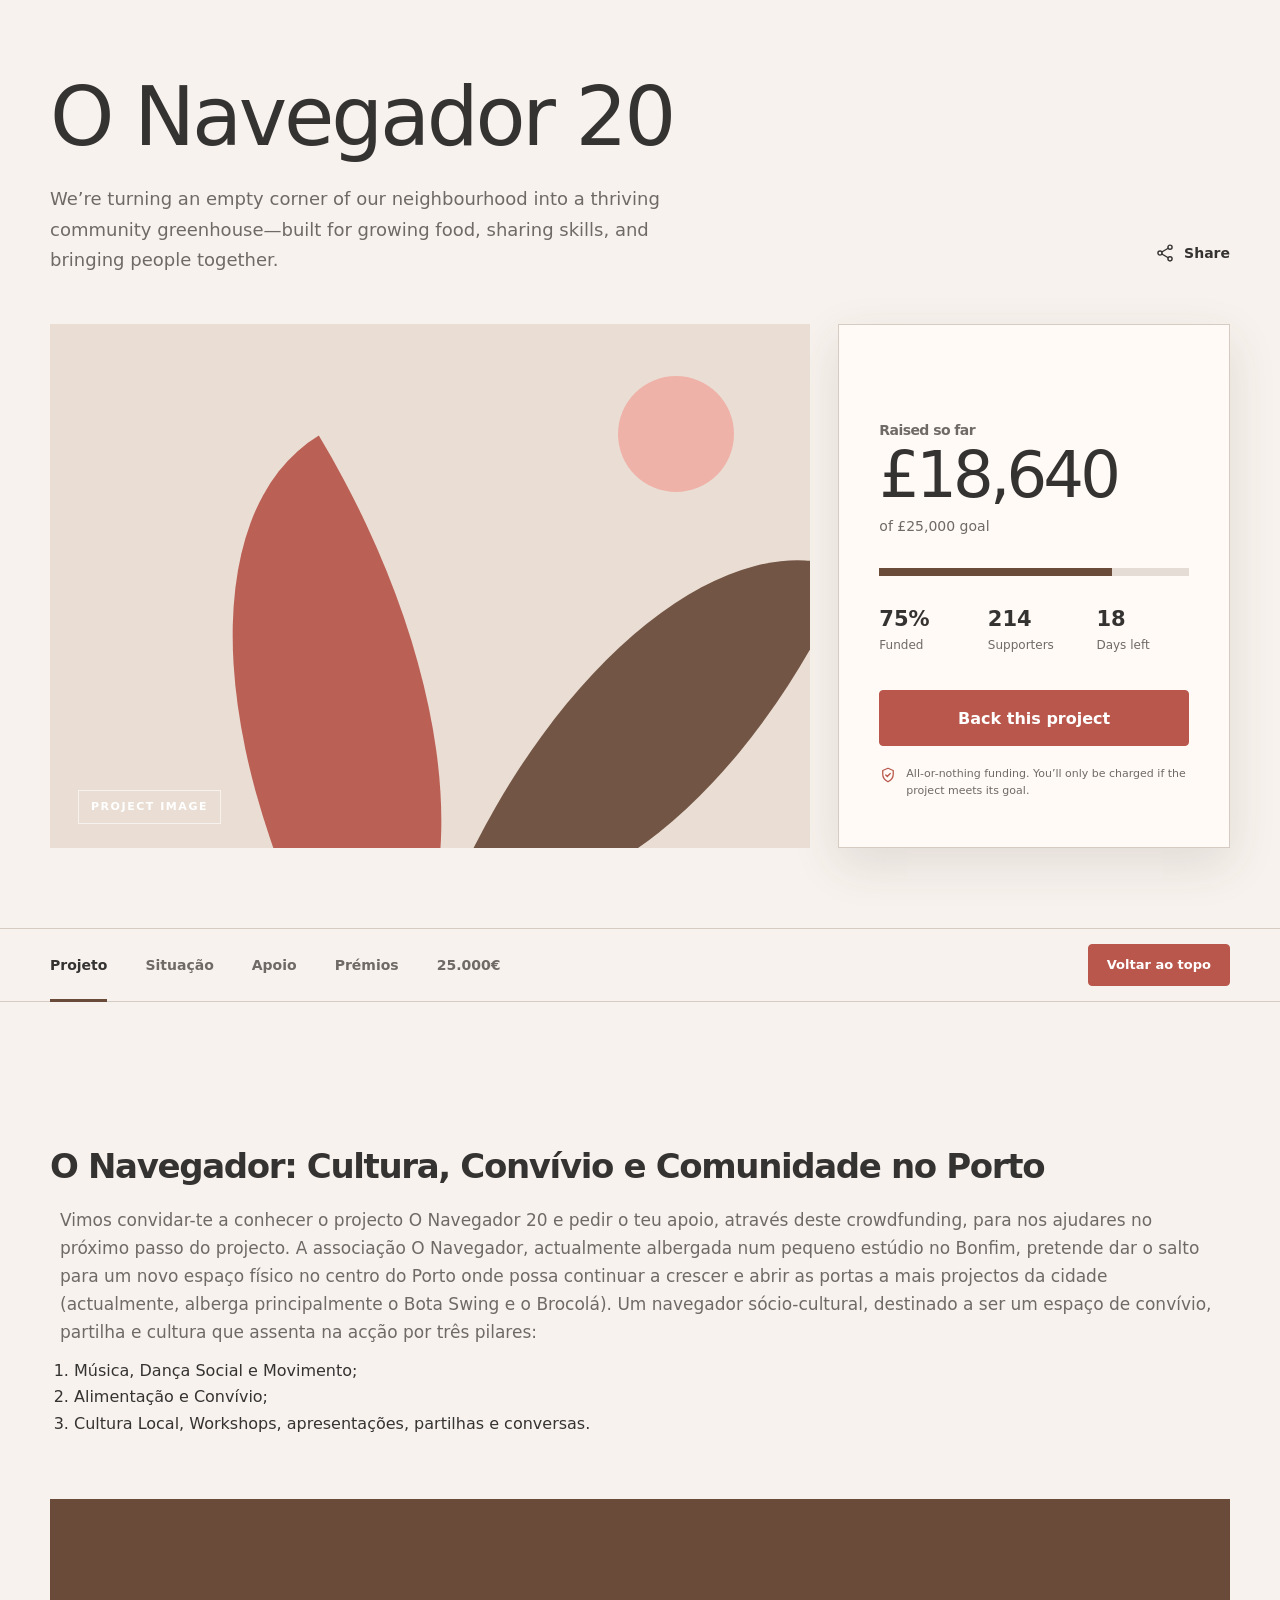
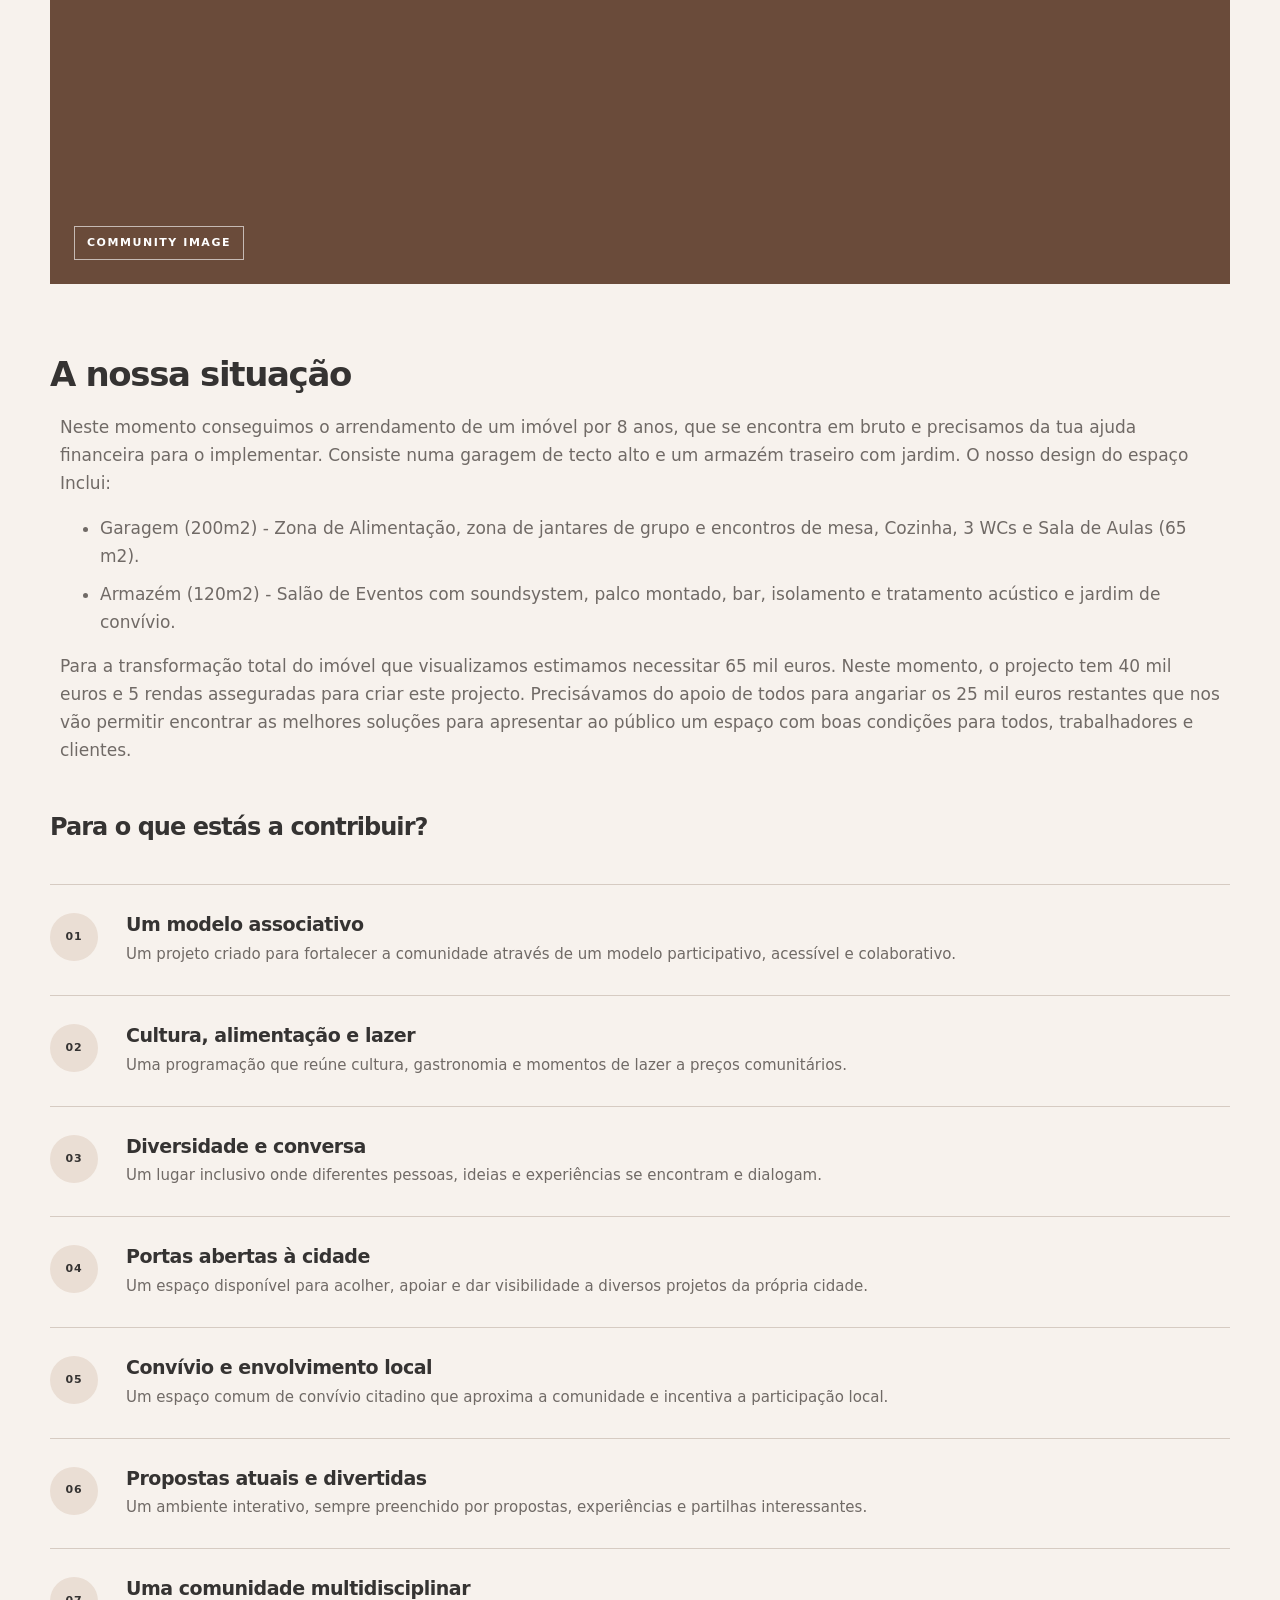
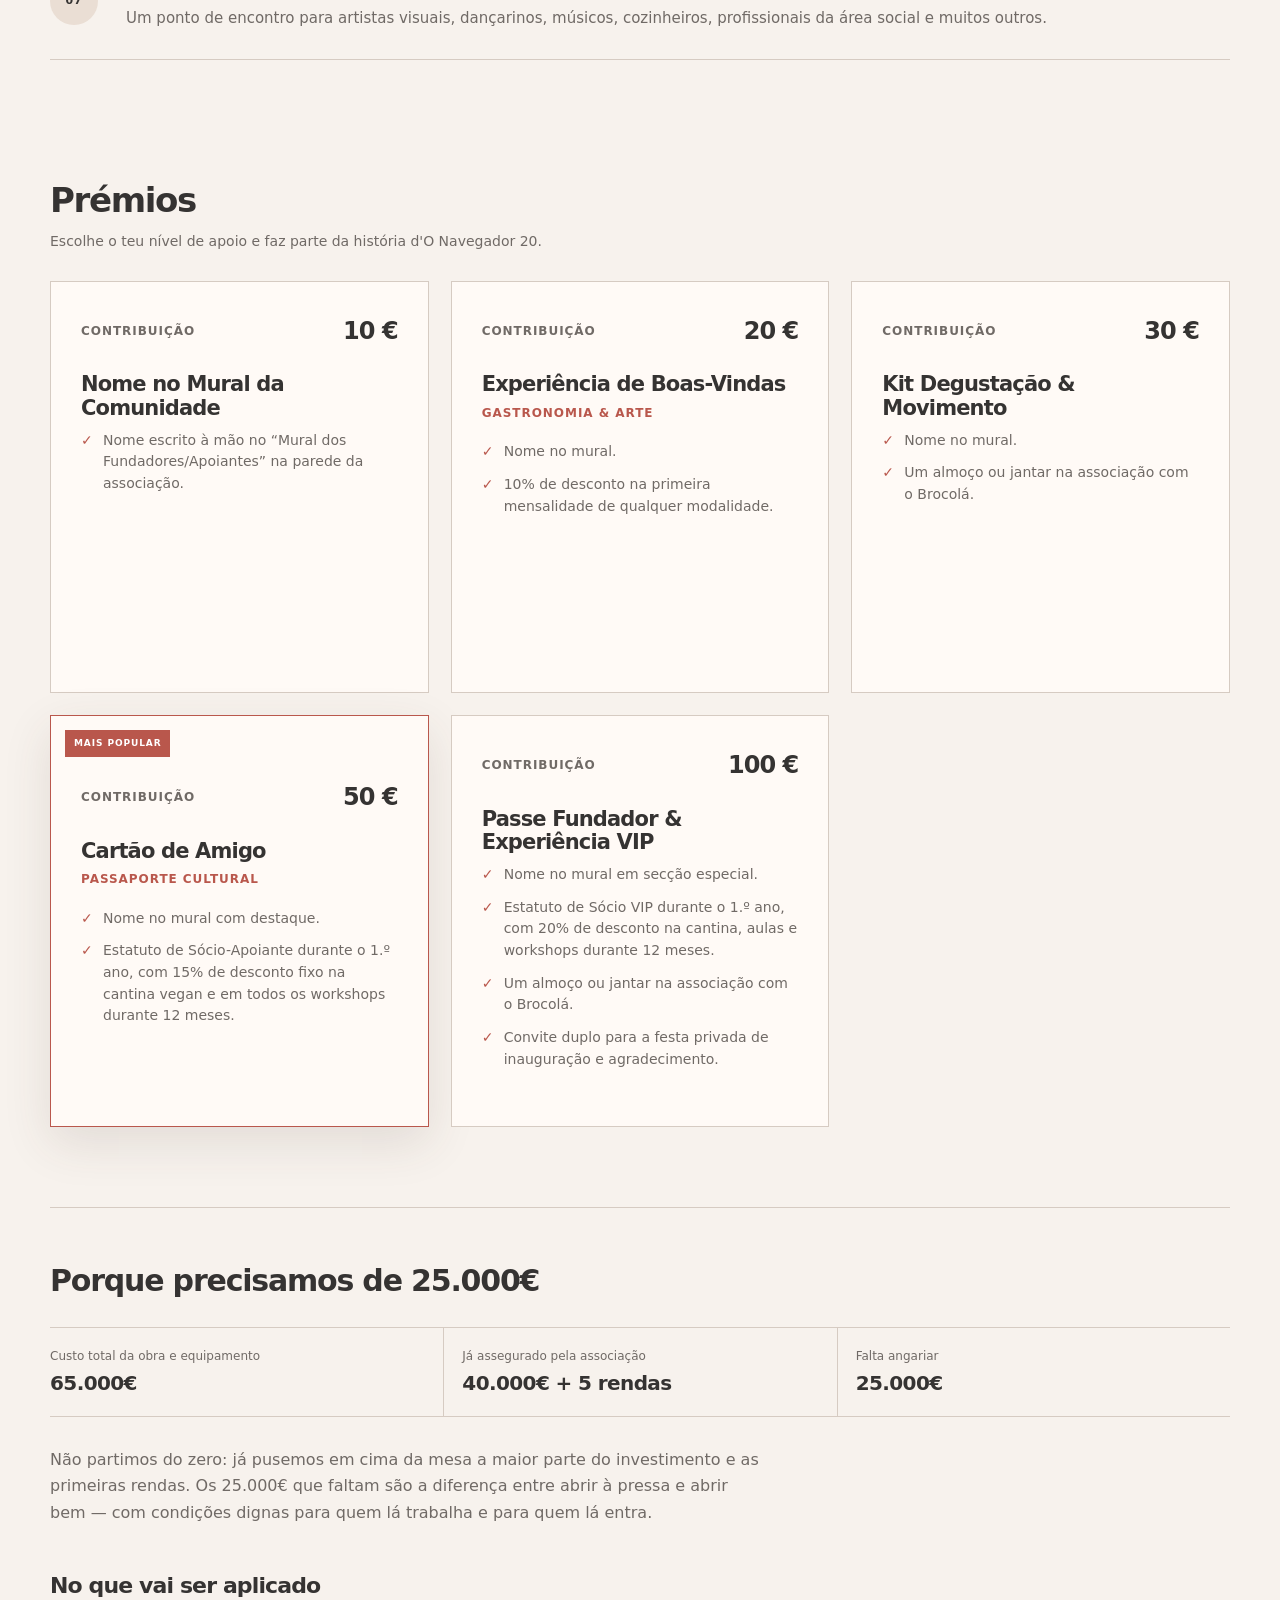
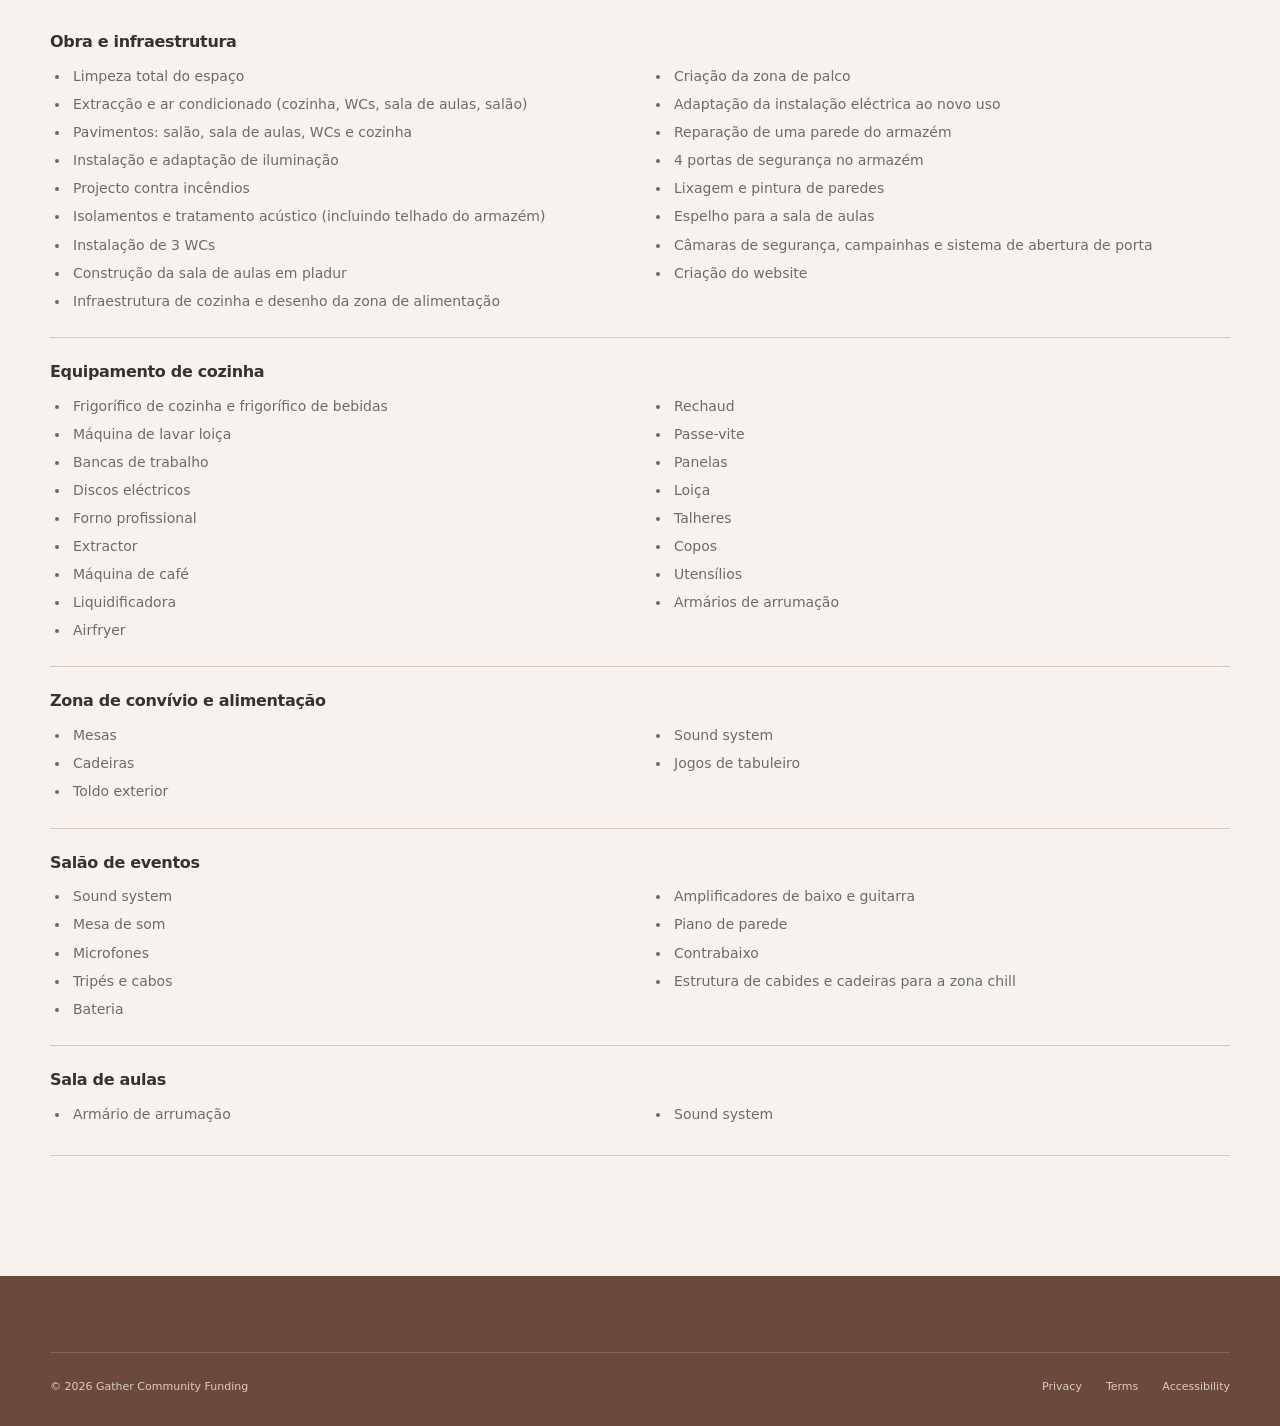
<file: index.html>
<!doctype html>
<html lang="en">

<head>
  <meta charset="UTF-8" />
  <meta name="viewport" content="width=device-width, initial-scale=1.0" />
  <meta name="description"
    content="Help Greenhouse Commons turn an unused city lot into a welcoming community space." />
  <title>Greenhouse Commons — Community Crowdfunding</title>
  <link rel="stylesheet" href="styles.css" />
</head>

<body>
  <main id="main-content">
    <article class="campaign">
      <header class="campaign__header page-container">
        <div>
          <h1 class="campaign__title">O Navegador 20</h1>
          <p class="campaign__summary">
            We’re turning an empty corner of our neighbourhood into a thriving
            community greenhouse—built for growing food, sharing skills, and
            bringing people together.
          </p>
        </div>

        <button class="share-button" type="button" data-share>
          <svg class="share-button__icon" viewBox="0 0 24 24" aria-hidden="true">
            <circle cx="18" cy="5" r="2.5"></circle>
            <circle cx="6" cy="12" r="2.5"></circle>
            <circle cx="18" cy="19" r="2.5"></circle>
            <path d="m8.2 10.8 7.6-4.5M8.2 13.2l7.6 4.5"></path>
          </svg>
          <span>Share</span>
        </button>

        <div class="campaign__overview">
          <figure class="media-placeholder media-placeholder--hero"
            aria-label="Image placeholder for the community greenhouse">
            <span class="media-placeholder__sun" aria-hidden="true"></span>
            <span class="media-placeholder__leaf media-placeholder__leaf--left" aria-hidden="true"></span>
            <span class="media-placeholder__leaf media-placeholder__leaf--right" aria-hidden="true"></span>
            <figcaption class="media-placeholder__label">Project image</figcaption>
          </figure>

          <section class="funding-summary" aria-labelledby="funding-title">
            <h2 class="funding-summary__label" id="funding-title">Raised so far</h2>
            <p class="funding-summary__amount">£18,640</p>
            <p class="funding-summary__goal">of £25,000 goal</p>

            <div class="progress" role="progressbar" aria-valuenow="75" aria-valuemin="0" aria-valuemax="100"
              aria-label="Campaign is 75 percent funded">
              <span class="progress__value"></span>
            </div>

            <dl class="campaign-stats">
              <div class="campaign-stats__item">
                <dt class="campaign-stats__label">Funded</dt>
                <dd class="campaign-stats__value">75%</dd>
              </div>
              <div class="campaign-stats__item">
                <dt class="campaign-stats__label">Supporters</dt>
                <dd class="campaign-stats__value">214</dd>
              </div>
              <div class="campaign-stats__item">
                <dt class="campaign-stats__label">Days left</dt>
                <dd class="campaign-stats__value">18</dd>
              </div>
            </dl>

            <a class="button button--primary button--large button--full" href="#rewards">
              Back this project
            </a>

            <p class="funding-summary__assurance">
              <svg class="funding-summary__assurance-icon" viewBox="0 0 24 24" aria-hidden="true">
                <path d="M12 3 5 6v5c0 4.5 2.8 8 7 10 4.2-2 7-5.5 7-10V6l-7-3Z"></path>
                <path d="m9 12 2 2 4-4"></path>
              </svg>
              <span>
                All-or-nothing funding. You’ll only be charged if the project
                meets its goal.
              </span>
            </p>
          </section>
        </div>
      </header>

      <nav class="campaign-nav" aria-label="Campaign sections">
        <div class="campaign-nav__inner page-container">
          <ul class="campaign-nav__list">
            <li class="campaign-nav__item">
              <a class="campaign-nav__link campaign-nav__link--active" href="#greenhouse-title">Projeto</a>
            </li>
            <li class="campaign-nav__item">
              <a class="campaign-nav__link" href="#build-title">Situação</a>
            </li>
            <li class="campaign-nav__item">
              <a class="campaign-nav__link" href="#contribution-title">Apoio</a>
            </li>
            <li class="campaign-nav__item">
              <a class="campaign-nav__link" href="#rewards-title">Prémios</a>
            </li>
            <li class="campaign-nav__item">
              <a class="campaign-nav__link" href="#funding-details-title">25.000€</a>
            </li>
          </ul>
          <a class="button button--primary button--small campaign-nav__action" href="#main-content">
            Voltar ao topo
          </a>
        </div>
      </nav>

      <div class="campaign__content page-container">
        <div class="campaign__story-column">
          <section class="story" id="story" aria-labelledby="story-title">
            <h2 class="visually-hidden" id="story-title">Our story</h2>
            <!-- <div class="story__lead">
              <h2>O Navegador: Cultura, Convívio e Comunidade no Porto</h2>
              <p class="story__lead-">
                A associação O Navegador promove um espaço comunitário de convívio, partilha e
                cultura no Porto. Apoia projetos locais e aproxima a comunidade através de três
                áreas principais: música, dança e movimento; alimentação e convívio; e cultura
                local, com workshops, apresentações, conversas e troca de conhecimentos. O
                objetivo é acolher mais iniciativas da cidade e fortalecer a colaboração e a
                participação cultural.
              </p>
            </div> -->

            <section class="story-section" aria-labelledby="greenhouse-title">
              <h2 class="story-section__title" id="greenhouse-title">O Navegador: Cultura, Convívio e Comunidade no
                Porto</h2>

              <p class="story-section__copy">
                Vimos convidar-te a conhecer o projecto O Navegador 20 e pedir o teu apoio,
                através deste crowdfunding, para nos ajudares no próximo passo do projecto. A
                associação O Navegador, actualmente albergada num pequeno estúdio no Bonfim,
                pretende dar o salto para um novo espaço físico no centro do Porto onde possa
                continuar a crescer e abrir as portas a mais projectos da cidade (actualmente,
                alberga principalmente o Bota Swing e o Brocolá). Um navegador sócio-cultural,
                destinado a ser um espaço de convívio, partilha e cultura que assenta na acção
                por três pilares:
              </p>
              <ol class="story__pillars">
                <li>Música, Dança Social e Movimento;</li>
                <li>Alimentação e Convívio;</li>
                <li>Cultura Local, Workshops, apresentações, partilhas e conversas.</li>
              </ol>
              <!-- <p class="story-section__copy"> -->
              <!--   Greenhouse Commons will be a volunteer-led growing space, open to -->
              <!--   everyone. Local families will grow fresh produce, schools will run -->
              <!--   hands-on nature sessions, and neighbours of all ages can share what -->
              <!--   they know—from seed saving to cooking. -->
              <!-- </p> -->

              <figure class="media-placeholder media-placeholder--story"
                aria-label="Image placeholder for volunteers gardening">
                <figcaption class="media-placeholder__label">Community image</figcaption>
              </figure>
            </section>

            <!-- <section class="organiser" aria-labelledby="organiser-title">
            <div class="organiser__avatar" aria-hidden="true">GC</div>
            <div>
              <p class="organiser__label">Project by</p>
              <h2 class="organiser__name" id="organiser-title">Greenhouse Commons</h2>
              <address class="organiser__location">Bristol, United Kingdom</address>
            </div>
            <a class="organiser__link" href="#organiser-title">View profile</a>
          </section> -->
          </section>
          <section class="story-section" aria-labelledby="build-title">
            <h2 class="story-section__title" id="build-title">A nossa situação</h2>
            <p class="story-section__copy">
              Neste momento conseguimos o arrendamento de um imóvel por 8
              anos, que se encontra em bruto e precisamos da tua ajuda
              financeira para o implementar. Consiste numa garagem de tecto
              alto e um armazém traseiro com jardim. O nosso design do espaço
              Inclui:
            </p>

            <ul>
              <li class="story-section__copy">
                Garagem (200m2) - Zona de Alimentação, zona de jantares de grupo
                e encontros de mesa, Cozinha, 3 WCs e Sala de Aulas (65 m2).
              </li>

              <li class="story-section__copy">
                Armazém (120m2) - Salão de Eventos com soundsystem, palco
                montado, bar, isolamento e tratamento acústico e jardim de
                convívio.
              </li>
            </ul>

            <p class="story-section__copy">
              Para a transformação total do imóvel que visualizamos estimamos necessitar 65 mil euros. Neste momento,
              o projecto tem 40 mil euros e 5 rendas asseguradas para criar este projecto. Precisávamos do apoio de
              todos para angariar os 25 mil euros restantes que nos vão permitir encontrar as melhores soluções para
              apresentar ao público um espaço com boas condições para todos, trabalhadores e clientes.
            </p>

            <h2 id="contribution-title">
              Para o que estás a contribuir?
            </h2>
            <!-- <p class="story-section__copy">
                Para empoderar um projecto com um modelo associativo, que tem como objectivo trazer cultura,
                alimentação, lazer, diversidade e conversas a preços comunitários. Que pretende abrir as portas a vários
                projectos da própria cidade e criar um espaço comum de convívio citadino e de envolvência local. Um
                espaço interactivo, sempre com propostas e partilhas interessantes, atuais e divertidas, albergando
                desde artistas visuais, dançarinos, músicos, cozinheiros, social workers e outros.
                Gostarias de saber mais detalhes? Vê a nossa apresentação do projeto!
              </p> -->

            <ol class="feature-list">
              <li class="feature-list__item">
                <span class="feature-list__number" aria-hidden="true">01</span>
                <div>
                  <h3 class="feature-list__title">Um modelo associativo</h3>
                  <p class="feature-list__copy">
                    Um projeto criado para fortalecer a comunidade através de um modelo participativo, acessível e
                    colaborativo.
                  </p>
                </div>
              </li>

              <li class="feature-list__item">
                <span class="feature-list__number" aria-hidden="true">02</span>
                <div>
                  <h3 class="feature-list__title">Cultura, alimentação e lazer</h3>
                  <p class="feature-list__copy">
                    Uma programação que reúne cultura, gastronomia e momentos de lazer a preços comunitários.
                  </p>
                </div>
              </li>

              <li class="feature-list__item">
                <span class="feature-list__number" aria-hidden="true">03</span>
                <div>
                  <h3 class="feature-list__title">Diversidade e conversa</h3>
                  <p class="feature-list__copy">
                    Um lugar inclusivo onde diferentes pessoas, ideias e experiências se encontram e dialogam.
                  </p>
                </div>
              </li>

              <li class="feature-list__item">
                <span class="feature-list__number" aria-hidden="true">04</span>
                <div>
                  <h3 class="feature-list__title">Portas abertas à cidade</h3>
                  <p class="feature-list__copy">
                    Um espaço disponível para acolher, apoiar e dar visibilidade a diversos projetos da própria
                    cidade.
                  </p>
                </div>
              </li>

              <li class="feature-list__item">
                <span class="feature-list__number" aria-hidden="true">05</span>
                <div>
                  <h3 class="feature-list__title">Convívio e envolvimento local</h3>
                  <p class="feature-list__copy">
                    Um espaço comum de convívio citadino que aproxima a comunidade e incentiva a participação local.
                  </p>
                </div>
              </li>

              <li class="feature-list__item">
                <span class="feature-list__number" aria-hidden="true">06</span>
                <div>
                  <h3 class="feature-list__title">Propostas atuais e divertidas</h3>
                  <p class="feature-list__copy">
                    Um ambiente interativo, sempre preenchido por propostas, experiências e partilhas interessantes.
                  </p>
                </div>
              </li>

              <li class="feature-list__item">
                <span class="feature-list__number" aria-hidden="true">07</span>
                <div>
                  <h3 class="feature-list__title">Uma comunidade multidisciplinar</h3>
                  <p class="feature-list__copy">
                    Um ponto de encontro para artistas visuais, dançarinos, músicos, cozinheiros, profissionais da
                    área social e muitos outros.
                  </p>
                </div>
              </li>
            </ol>
          </section>

          <section class="rewards" id="rewards" aria-labelledby="rewards-title">
            <header class="rewards__header">
              <h2 class="rewards__title" id="rewards-title">Prémios</h2>
              <p class="rewards__intro">
                Escolhe o teu nível de apoio e faz parte da história d'O Navegador 20.
              </p>
            </header>

            <article class="reward-card">
              <header class="reward-card__header">
                <p class="reward-card__pledge-label">Contribuição</p>
                <p class="reward-card__amount">10 €</p>
              </header>
              <h3 class="reward-card__title">Nome no Mural da Comunidade</h3>
              <ul class="reward-card__benefits">
                <li>Nome escrito à mão no “Mural dos Fundadores/Apoiantes” na parede da associação.</li>
              </ul>
            </article>

            <article class="reward-card">
              <header class="reward-card__header">
                <p class="reward-card__pledge-label">Contribuição</p>
                <p class="reward-card__amount">20 €</p>
              </header>
              <h3 class="reward-card__title">Experiência de Boas-Vindas</h3>
              <p class="reward-card__subtitle">Gastronomia &amp; Arte</p>
              <ul class="reward-card__benefits">
                <li>Nome no mural.</li>
                <li>10% de desconto na primeira mensalidade de qualquer modalidade.</li>
              </ul>
            </article>

            <article class="reward-card">
              <header class="reward-card__header">
                <p class="reward-card__pledge-label">Contribuição</p>
                <p class="reward-card__amount">30 €</p>
              </header>
              <h3 class="reward-card__title">Kit Degustação &amp; Movimento</h3>
              <ul class="reward-card__benefits">
                <li>Nome no mural.</li>
                <li>Um almoço ou jantar na associação com o Brocolá.</li>
              </ul>
            </article>

            <article class="reward-card reward-card--featured">
              <p class="reward-card__badge">Mais popular</p>
              <div class="reward-card__body">
                <header class="reward-card__header">
                  <p class="reward-card__pledge-label">Contribuição</p>
                  <p class="reward-card__amount">50 €</p>
                </header>
                <h3 class="reward-card__title">Cartão de Amigo</h3>
                <p class="reward-card__subtitle">Passaporte Cultural</p>
                <ul class="reward-card__benefits">
                  <li>Nome no mural com destaque.</li>
                  <li>
                    Estatuto de Sócio-Apoiante durante o 1.º ano, com 15% de desconto fixo na cantina
                    vegan e em todos os workshops durante 12 meses.
                  </li>
                </ul>
              </div>
            </article>

            <article class="reward-card">
              <header class="reward-card__header">
                <p class="reward-card__pledge-label">Contribuição</p>
                <p class="reward-card__amount">100 €</p>
              </header>
              <h3 class="reward-card__title">Passe Fundador &amp; Experiência VIP</h3>
              <ul class="reward-card__benefits">
                <li>Nome no mural em secção especial.</li>
                <li>
                  Estatuto de Sócio VIP durante o 1.º ano, com 20% de desconto na cantina, aulas e
                  workshops durante 12 meses.
                </li>
                <li>Um almoço ou jantar na associação com o Brocolá.</li>
                <li>Convite duplo para a festa privada de inauguração e agradecimento.</li>
              </ul>
            </article>
          </section>


          <section class="funding-details" lang="pt-PT" aria-labelledby="funding-details-title">
            <h2 class="funding-details__title" id="funding-details-title">
              Porque precisamos de 25.000€
            </h2>

            <dl class="funding-breakdown">
              <div class="funding-breakdown__item">
                <dt>Custo total da obra e equipamento</dt>
                <dd>65.000€</dd>
              </div>
              <div class="funding-breakdown__item">
                <dt>Já assegurado pela associação</dt>
                <dd>40.000€ + 5 rendas</dd>
              </div>
              <div class="funding-breakdown__item">
                <dt>Falta angariar</dt>
                <dd>25.000€</dd>
              </div>
            </dl>

            <p class="funding-details__intro">
              Não partimos do zero: já pusemos em cima da mesa a maior parte do investimento e as primeiras rendas.
              Os 25.000€ que faltam são a diferença entre abrir à pressa e abrir bem — com condições dignas para quem
              lá trabalha e para quem lá entra.
            </p>

            <section class="funding-details__allocation" aria-labelledby="funding-allocation-title">
              <h3 class="funding-details__subtitle" id="funding-allocation-title">No que vai ser aplicado</h3>

              <section class="funding-details__group" aria-labelledby="infrastructure-title">
                <h4 id="infrastructure-title">Obra e infraestrutura</h4>
                <ul>
                  <li>Limpeza total do espaço</li>
                  <li>Extracção e ar condicionado (cozinha, WCs, sala de aulas, salão)</li>
                  <li>Pavimentos: salão, sala de aulas, WCs e cozinha</li>
                  <li>Instalação e adaptação de iluminação</li>
                  <li>Projecto contra incêndios</li>
                  <li>Isolamentos e tratamento acústico (incluindo telhado do armazém)</li>
                  <li>Instalação de 3 WCs</li>
                  <li>Construção da sala de aulas em pladur</li>
                  <li>Infraestrutura de cozinha e desenho da zona de alimentação</li>
                  <li>Criação da zona de palco</li>
                  <li>Adaptação da instalação eléctrica ao novo uso</li>
                  <li>Reparação de uma parede do armazém</li>
                  <li>4 portas de segurança no armazém</li>
                  <li>Lixagem e pintura de paredes</li>
                  <li>Espelho para a sala de aulas</li>
                  <li>Câmaras de segurança, campainhas e sistema de abertura de porta</li>
                  <li>Criação do website</li>
                </ul>
              </section>

              <section class="funding-details__group" aria-labelledby="kitchen-equipment-title">
                <h4 id="kitchen-equipment-title">Equipamento de cozinha</h4>
                <ul>
                  <li>Frigorífico de cozinha e frigorífico de bebidas</li>
                  <li>Máquina de lavar loiça</li>
                  <li>Bancas de trabalho</li>
                  <li>Discos eléctricos</li>
                  <li>Forno profissional</li>
                  <li>Extractor</li>
                  <li>Máquina de café</li>
                  <li>Liquidificadora</li>
                  <li>Airfryer</li>
                  <li>Rechaud</li>
                  <li>Passe-vite</li>
                  <li>Panelas</li>
                  <li>Loiça</li>
                  <li>Talheres</li>
                  <li>Copos</li>
                  <li>Utensílios</li>
                  <li>Armários de arrumação</li>
                </ul>
              </section>

              <section class="funding-details__group" aria-labelledby="social-area-title">
                <h4 id="social-area-title">Zona de convívio e alimentação</h4>
                <ul>
                  <li>Mesas</li>
                  <li>Cadeiras</li>
                  <li>Toldo exterior</li>
                  <li>Sound system</li>
                  <li>Jogos de tabuleiro</li>
                </ul>
              </section>

              <section class="funding-details__group" aria-labelledby="events-hall-title">
                <h4 id="events-hall-title">Salão de eventos</h4>
                <ul>
                  <li>Sound system</li>
                  <li>Mesa de som</li>
                  <li>Microfones</li>
                  <li>Tripés e cabos</li>
                  <li>Bateria</li>
                  <li>Amplificadores de baixo e guitarra</li>
                  <li>Piano de parede</li>
                  <li>Contrabaixo</li>
                  <li>Estrutura de cabides e cadeiras para a zona chill</li>
                </ul>
              </section>

              <section class="funding-details__group" aria-labelledby="classroom-title">
                <h4 id="classroom-title">Sala de aulas</h4>
                <ul>
                  <li>Armário de arrumação</li>
                  <li>Sound system</li>
                </ul>
              </section>
            </section>
          </section>

          <!-- <figure class="testimonial"> -->
          <!--   <blockquote class="testimonial__quote"> -->
          <!--     “A place like this gives people a reason to stop, talk, and make -->
          <!--     something together. That’s exactly what our street needs.” -->
          <!--   </blockquote> -->
          <!--   <figcaption class="testimonial__credit">— Priya, Willow Street resident</figcaption> -->
          <!-- </figure> -->
          </section>

          <!-- <section class="updates" id="updates" aria-labelledby="updates-title"> -->
          <!--   <header class="section-heading"> -->
          <!--     <div> -->
          <!--       <p class="eyebrow eyebrow--flush">From the team</p> -->
          <!--       <h2 class="section-heading__title" id="updates-title">Project updates</h2> -->
          <!--     </div> -->
          <!--     <p class="section-heading__meta">3 updates</p> -->
          <!--   </header> -->
          <!---->
          <!--   <article class="update-card"> -->
          <!--     <time class="update-card__date" datetime="2026-08-14">14 August 2026</time> -->
          <!--     <h3 class="update-card__title">We’ve crossed the halfway mark!</h3> -->
          <!--     <p class="update-card__copy"> -->
          <!--       Thank you to everyone who has pledged, shared, and cheered us on. -->
          <!--       Site preparation begins next week. -->
          <!--     </p> -->
          <!--   </article> -->
          <!-- </section> -->

          <!-- <section class="comments" id="comments" aria-labelledby="comments-title"> -->
          <!--   <p class="eyebrow eyebrow--compact">Join the conversation</p> -->
          <!--   <h2 class="comments__title" id="comments-title">Questions or encouragement?</h2> -->
          <!--   <p class="comments__copy"> -->
          <!--     Log in to leave a comment for the Greenhouse Commons team. -->
          <!--   </p> -->
          <!--   <a class="text-link" href="#comments"> -->
          <!--     View 24 comments <span class="text-link__arrow" aria-hidden="true">→</span> -->
          <!--   </a> -->
          <!-- </section> -->
        </div>

      </div>
    </article>
  </main>

  <footer class="site-footer">
    <!-- <div class="site-footer__content page-container"> -->
    <!--   <section class="site-footer__about" aria-labelledby="footer-about-title"> -->
    <!--     <h2 class="site-footer__brand" id="footer-about-title"> -->
    <!--       <span class="brand-mark" aria-hidden="true"> -->
    <!--         <span class="brand-mark__leaf"></span> -->
    <!--         <span class="brand-mark__leaf"></span> -->
    <!--         <span class="brand-mark__leaf"></span> -->
    <!--       </span> -->
    <!--       gather -->
    <!--     </h2> -->
    <!--     <p class="site-footer__tagline">Good ideas grow when we gather.</p> -->
    <!--   </section> -->
    <!---->
    <!--   <nav class="footer-nav" aria-label="Explore"> -->
    <!--     <h2 class="footer-nav__title">Explore</h2> -->
    <!--     <ul class="footer-nav__list"> -->
    <!--       <li class="footer-nav__item"><a class="footer-nav__link" href="#story">Discover projects</a></li> -->
    <!--       <li class="footer-nav__item"><a class="footer-nav__link" href="#rewards">Start a project</a></li> -->
    <!--       <li class="footer-nav__item"><a class="footer-nav__link" href="#updates">How it works</a></li> -->
    <!--     </ul> -->
    <!--   </nav> -->
    <!---->
    <!--   <nav class="footer-nav" aria-label="About"> -->
    <!--     <h2 class="footer-nav__title">About</h2> -->
    <!--     <ul class="footer-nav__list"> -->
    <!--       <li class="footer-nav__item"><a class="footer-nav__link" href="#story">Our story</a></li> -->
    <!--       <li class="footer-nav__item"><a class="footer-nav__link" href="#main-content">Trust &amp; safety</a></li> -->
    <!--       <li class="footer-nav__item"><a class="footer-nav__link" href="#comments">Help centre</a></li> -->
    <!--     </ul> -->
    <!--   </nav> -->
    <!---->
    <!--   <section class="newsletter" aria-labelledby="newsletter-title"> -->
    <!--     <h2 class="newsletter__title" id="newsletter-title">Stay in the loop</h2> -->
    <!--     <p class="newsletter__description">Fresh projects and good news, once a month.</p> -->
    <!--     <form class="newsletter__form"> -->
    <!--       <label class="visually-hidden" for="email">Email address</label> -->
    <!--       <input class="newsletter__input" id="email" type="email" placeholder="Email address" required /> -->
    <!--       <button class="newsletter__submit" type="submit" aria-label="Subscribe">→</button> -->
    <!--     </form> -->
    <!--   </section> -->
    <!-- </div> -->

    <div class="site-footer__legal page-container">
      <p>© 2026 Gather Community Funding</p>
      <nav class="legal-nav" aria-label="Legal">
        <a class="legal-nav__link" href="#main-content">Privacy</a>
        <a class="legal-nav__link" href="#main-content">Terms</a>
        <a class="legal-nav__link" href="#main-content">Accessibility</a>
      </nav>
    </div>
  </footer>

  <p class="toast" role="status" aria-live="polite" hidden>Project link copied</p>

  <script src="script.js"></script>
</body>
</file>
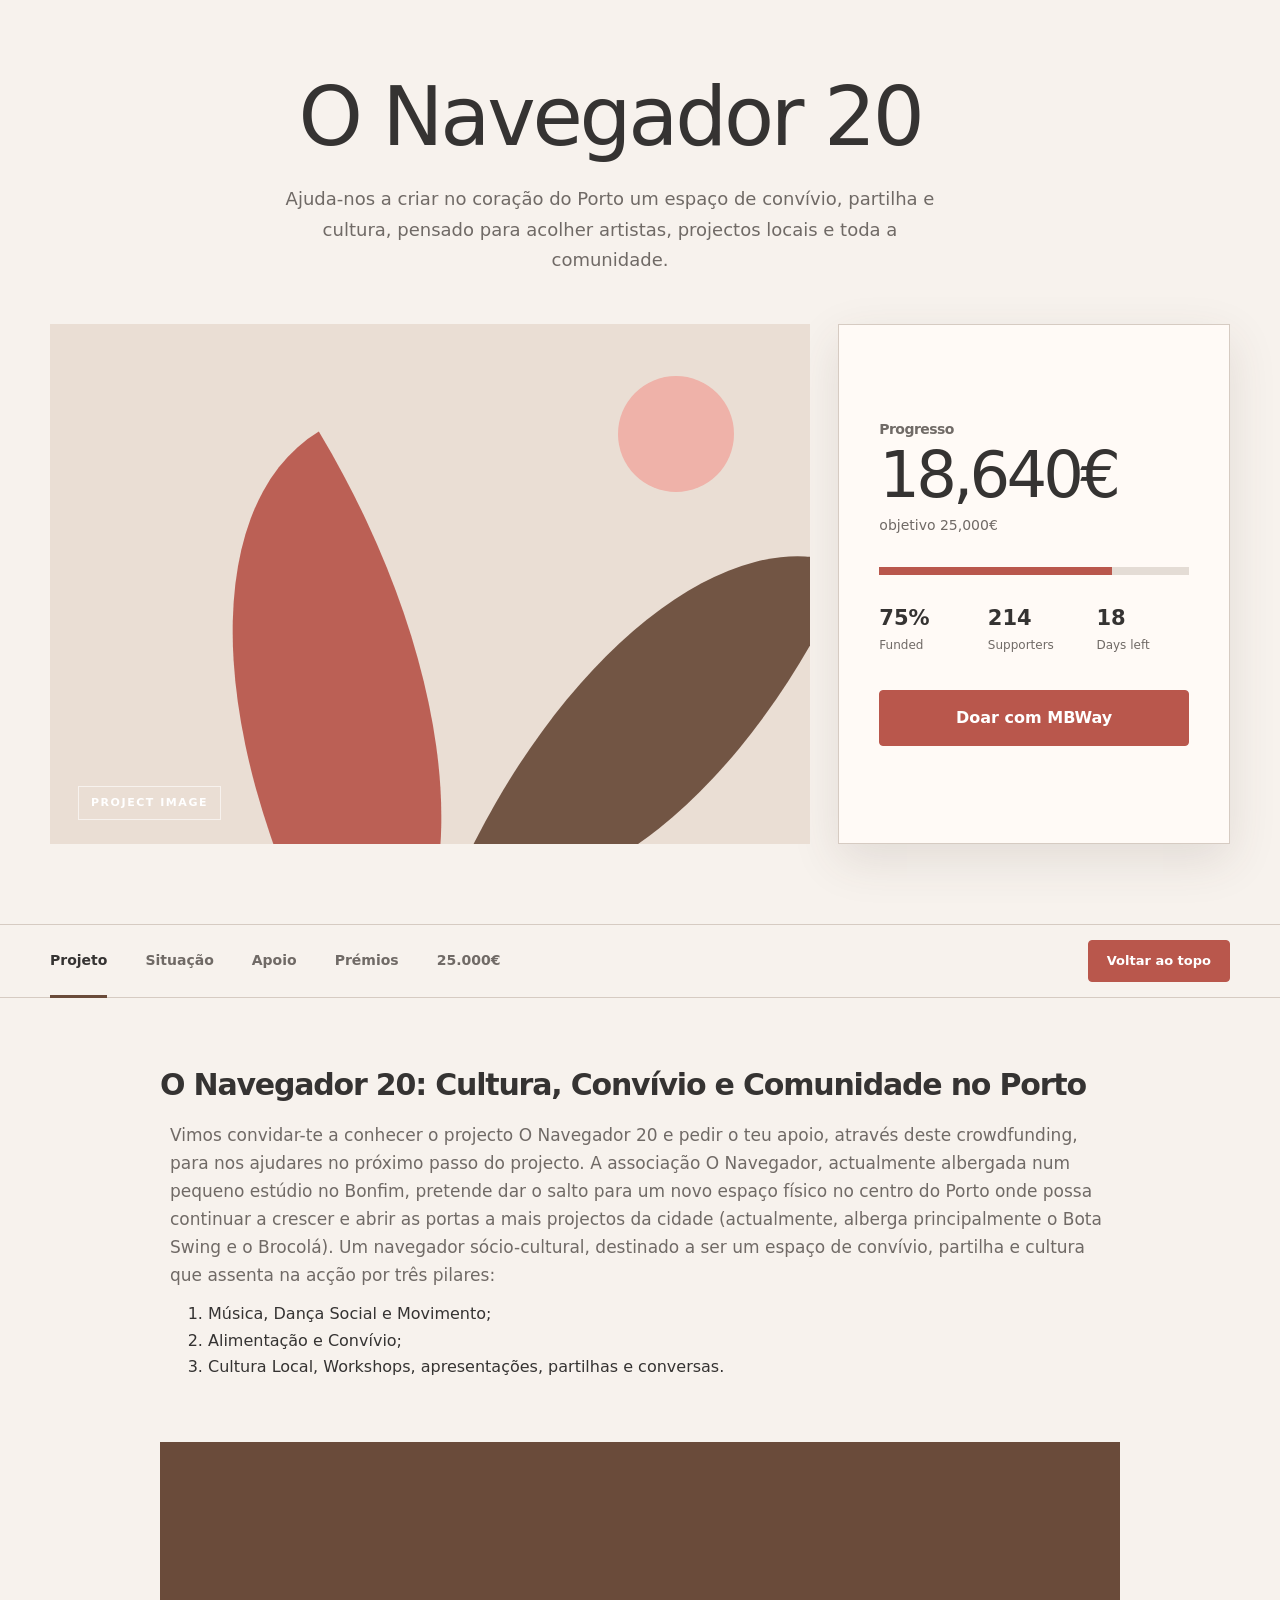
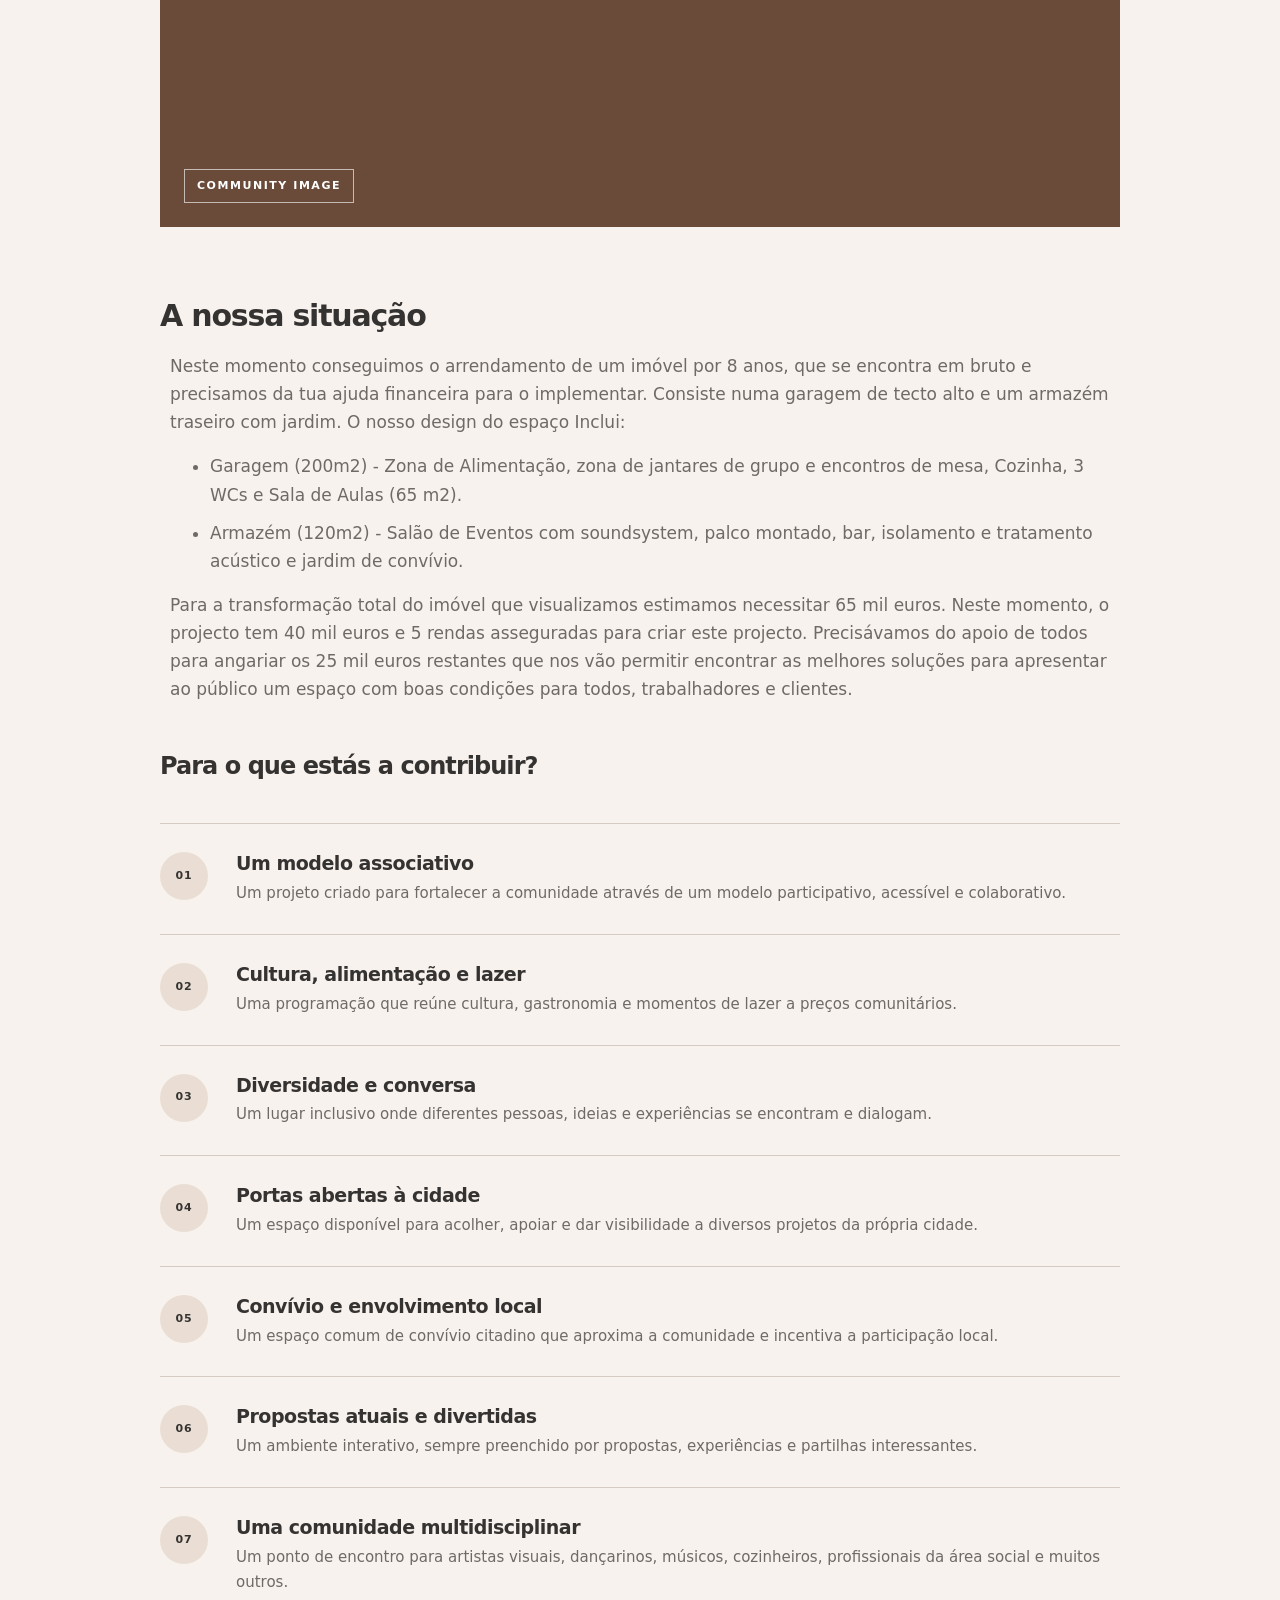
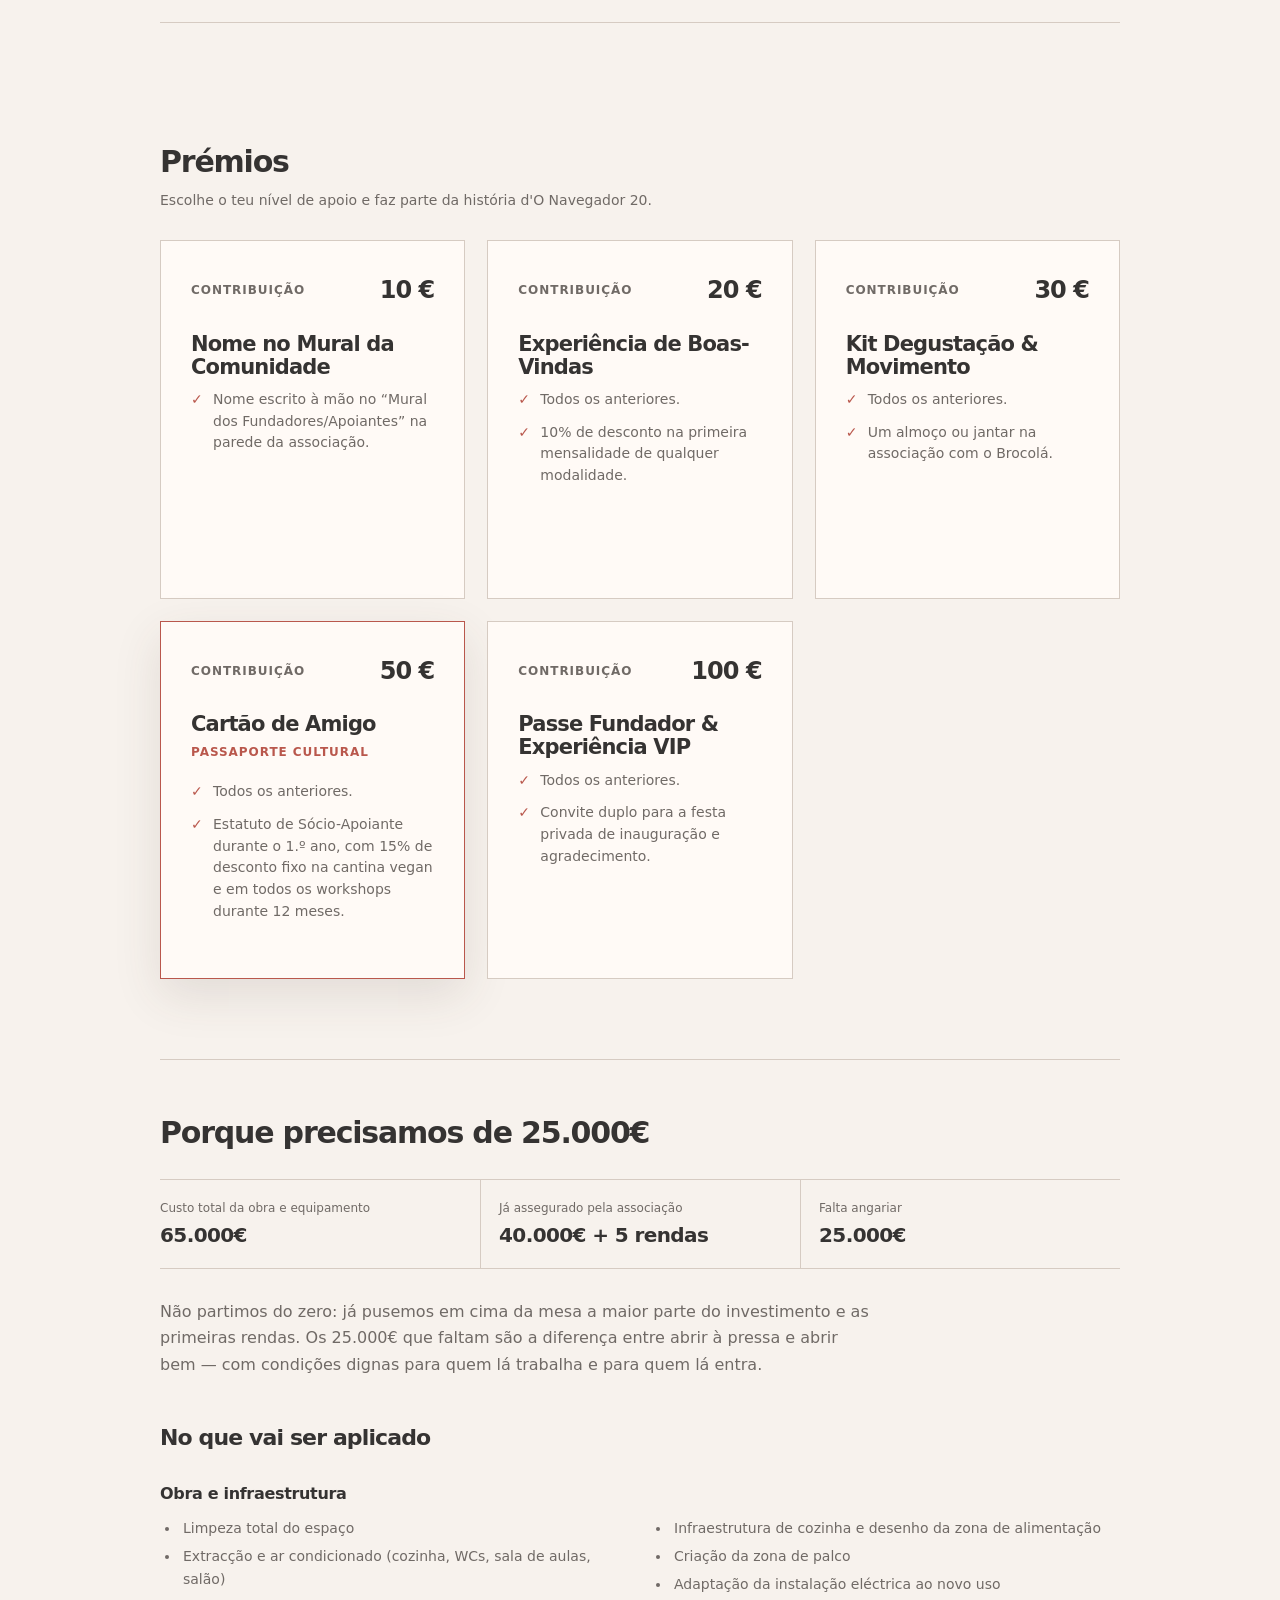
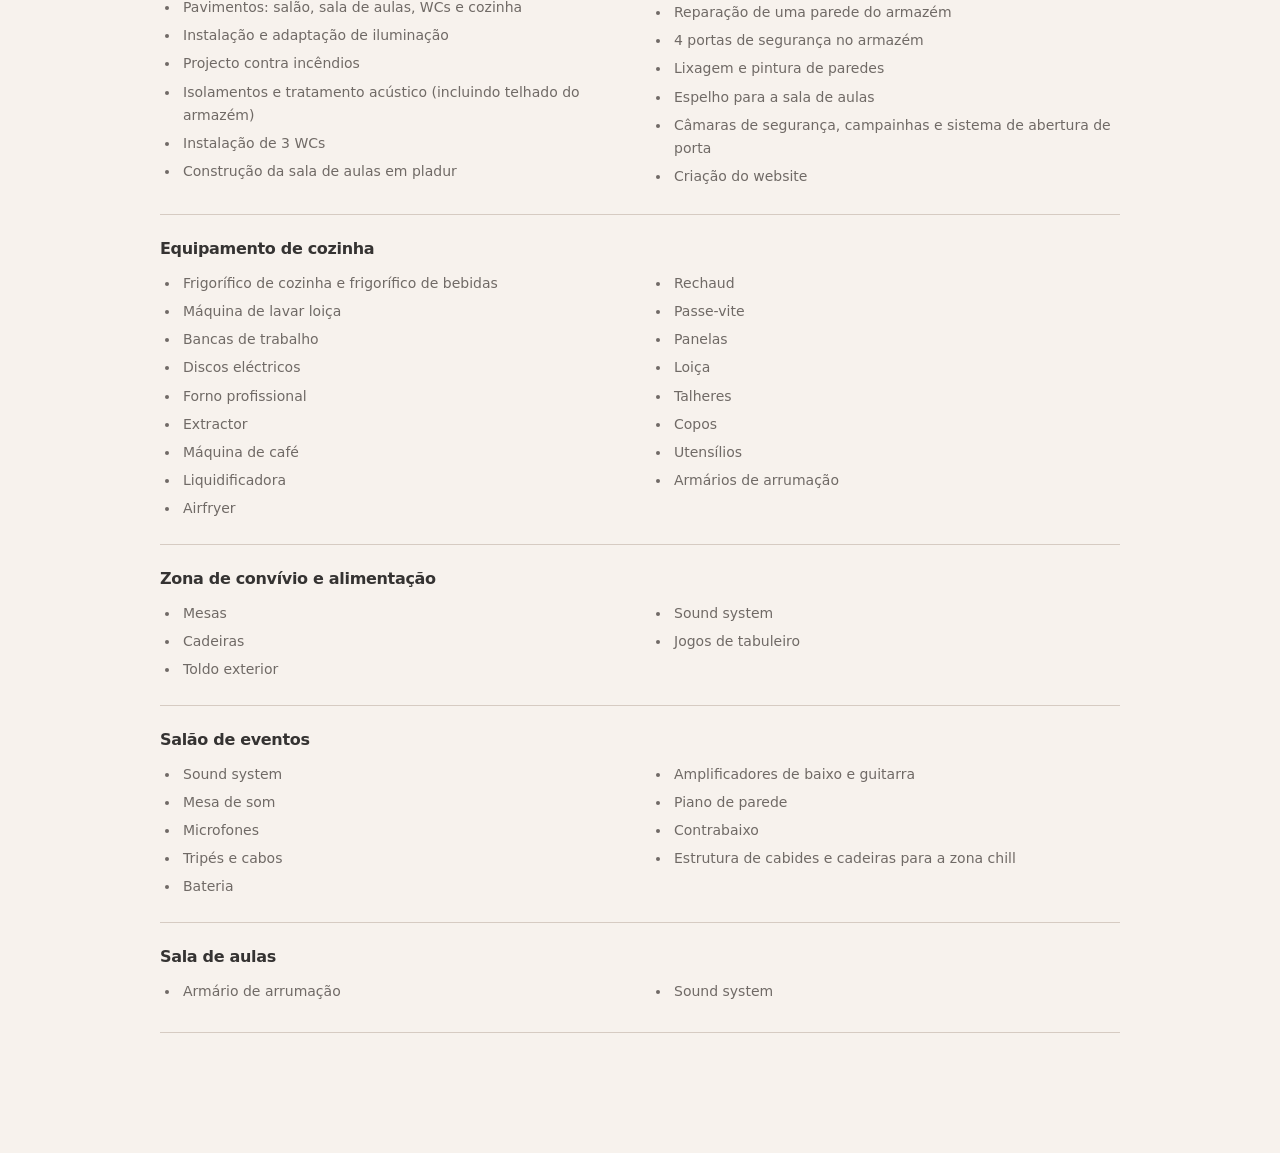
<file: priv/static/index.html>
<!doctype html>
<html lang="en">

<head>
  <meta charset="UTF-8" />
  <meta name="viewport" content="width=device-width, initial-scale=1.0" />
  <meta name="description" content="O Navegador - Espaço Cultural" />
  <title>O Navegador — Crowdfunding</title>
  <link rel="stylesheet" href="styles.css" />
</head>

<body>
  <main id="topo">
    <article class="campaign">
      <header class="campaign__header page-container">
        <div>
          <h1 class="campaign__title">O Navegador 20</h1>
          <p class="campaign__summary">
            Ajuda-nos a criar no coração do Porto um espaço de convívio, partilha e
            cultura, pensado para acolher artistas, projectos locais e toda a comunidade.
          </p>
        </div>

        <div class="campaign__overview">
          <figure class="media-placeholder media-placeholder--hero" aria-label="Image placeholder">
            <span class="media-placeholder__sun" aria-hidden="true"></span>
            <span class="media-placeholder__leaf media-placeholder__leaf--left" aria-hidden="true"></span>
            <span class="media-placeholder__leaf media-placeholder__leaf--right" aria-hidden="true"></span>
            <figcaption class="media-placeholder__label">Project image</figcaption>
          </figure>

          <section class="funding-summary" aria-labelledby="funding-title">
            <h2 class="funding-summary__label" id="funding-title">Progresso</h2>
            <p class="funding-summary__amount">18,640€</p>
            <p class="funding-summary__goal">objetivo 25,000€</p>

            <div class="progress" role="progressbar" aria-valuenow="75" aria-valuemin="0" aria-valuemax="100"
              aria-label="Campaign is 75 percent funded">
              <span class="progress__value"></span>
            </div>

            <dl class="campaign-stats">
              <div class="campaign-stats__item">
                <dt class="campaign-stats__label">Funded</dt>
                <dd class="campaign-stats__value">75%</dd>
              </div>
              <div class="campaign-stats__item">
                <dt class="campaign-stats__label">Supporters</dt>
                <dd class="campaign-stats__value">214</dd>
              </div>
              <div class="campaign-stats__item">
                <dt class="campaign-stats__label">Days left</dt>
                <dd class="campaign-stats__value">18</dd>
              </div>
            </dl>

            <a class="button button--primary button--large button--full" href="#rewards">
              Doar com MBWay
            </a>

            <!-- <p class="funding-summary__assurance">
              <span>
                All-or-nothing funding. You’ll only be charged if the project
                meets its goal.
              </span>
            </p> -->
          </section>
        </div>
      </header>

      <nav class="campaign-nav" aria-label="Campaign sections">
        <div class="campaign-nav__inner page-container">
          <ul class="campaign-nav__list">
            <li class="campaign-nav__item">
              <a class="campaign-nav__link campaign-nav__link--active" href="#projeto">Projeto</a>
            </li>
            <li class="campaign-nav__item">
              <a class="campaign-nav__link" href="#situacao">Situação</a>
            </li>
            <li class="campaign-nav__item">
              <a class="campaign-nav__link" href="#apoio">Apoio</a>
            </li>
            <li class="campaign-nav__item">
              <a class="campaign-nav__link" href="#premios">Prémios</a>
            </li>
            <li class="campaign-nav__item">
              <a class="campaign-nav__link" href="#25">25.000€</a>
            </li>
          </ul>
          <a class="button button--primary button--small campaign-nav__action" href="#topo">
            Voltar ao topo
          </a>
        </div>
      </nav>

      <div class="campaign__content page-container">
        <div class="campaign__story-column">
          <section class="story" id="story" aria-labelledby="story-title">
            <h2 class="visually-hidden" id="story-title">Our story</h2>
            <!-- <div class="story__lead">
              <h2>O Navegador: Cultura, Convívio e Comunidade no Porto</h2>
              <p class="story__lead-">
                A associação O Navegador promove um espaço comunitário de convívio, partilha e
                cultura no Porto. Apoia projetos locais e aproxima a comunidade através de três
                áreas principais: música, dança e movimento; alimentação e convívio; e cultura
                local, com workshops, apresentações, conversas e troca de conhecimentos. O
                objetivo é acolher mais iniciativas da cidade e fortalecer a colaboração e a
                participação cultural.
              </p>
            </div> -->

            <section class="story-section" aria-labelledby="projeto">
              <h2 class="story-section__title" id="projeto">O Navegador 20: Cultura, Convívio e Comunidade no
                Porto</h2>

              <p class="story-section__copy">
                Vimos convidar-te a conhecer o projecto O Navegador 20 e pedir o teu apoio,
                através deste crowdfunding, para nos ajudares no próximo passo do projecto. A
                associação O Navegador, actualmente albergada num pequeno estúdio no Bonfim,
                pretende dar o salto para um novo espaço físico no centro do Porto onde possa
                continuar a crescer e abrir as portas a mais projectos da cidade (actualmente,
                alberga principalmente o Bota Swing e o Brocolá). Um navegador sócio-cultural,
                destinado a ser um espaço de convívio, partilha e cultura que assenta na acção
                por três pilares:
              </p>
              <ol class="story__pillars">
                <li>Música, Dança Social e Movimento;</li>
                <li>Alimentação e Convívio;</li>
                <li>Cultura Local, Workshops, apresentações, partilhas e conversas.</li>
              </ol>
              <!-- <p class="story-section__copy"> -->
              <!--   Greenhouse Commons will be a volunteer-led growing space, open to -->
              <!--   everyone. Local families will grow fresh produce, schools will run -->
              <!--   hands-on nature sessions, and neighbours of all ages can share what -->
              <!--   they know—from seed saving to cooking. -->
              <!-- </p> -->

              <figure class="media-placeholder media-placeholder--story"
                aria-label="Image placeholder for volunteers gardening">
                <figcaption class="media-placeholder__label">Community image</figcaption>
              </figure>
            </section>

            <!-- <section class="organiser" aria-labelledby="organiser-title">
            <div class="organiser__avatar" aria-hidden="true">GC</div>
            <div>
              <p class="organiser__label">Project by</p>
              <h2 class="organiser__name" id="organiser-title">Greenhouse Commons</h2>
              <address class="organiser__location">Bristol, United Kingdom</address>
            </div>
            <a class="organiser__link" href="#organiser-title">View profile</a>
          </section> -->
          </section>
          <section class="story-section" aria-labelledby="situacao">
            <h2 class="story-section__title" id="situacao">A nossa situação</h2>
            <p class="story-section__copy">
              Neste momento conseguimos o arrendamento de um imóvel por 8
              anos, que se encontra em bruto e precisamos da tua ajuda
              financeira para o implementar. Consiste numa garagem de tecto
              alto e um armazém traseiro com jardim. O nosso design do espaço
              Inclui:
            </p>

            <ul>
              <li class="story-section__copy">
                Garagem (200m2) - Zona de Alimentação, zona de jantares de grupo
                e encontros de mesa, Cozinha, 3 WCs e Sala de Aulas (65 m2).
              </li>

              <li class="story-section__copy">
                Armazém (120m2) - Salão de Eventos com soundsystem, palco
                montado, bar, isolamento e tratamento acústico e jardim de
                convívio.
              </li>
            </ul>

            <p class="story-section__copy">
              Para a transformação total do imóvel que visualizamos estimamos necessitar 65 mil euros. Neste momento,
              o projecto tem 40 mil euros e 5 rendas asseguradas para criar este projecto. Precisávamos do apoio de
              todos para angariar os 25 mil euros restantes que nos vão permitir encontrar as melhores soluções para
              apresentar ao público um espaço com boas condições para todos, trabalhadores e clientes.
            </p>

            <h2 id="apoio">
              Para o que estás a contribuir?
            </h2>
            <!-- <p class="story-section__copy">
                Para empoderar um projecto com um modelo associativo, que tem como objectivo trazer cultura,
                alimentação, lazer, diversidade e conversas a preços comunitários. Que pretende abrir as portas a vários
                projectos da própria cidade e criar um espaço comum de convívio citadino e de envolvência local. Um
                espaço interactivo, sempre com propostas e partilhas interessantes, atuais e divertidas, albergando
                desde artistas visuais, dançarinos, músicos, cozinheiros, social workers e outros.
                Gostarias de saber mais detalhes? Vê a nossa apresentação do projeto!
              </p> -->

            <ol class="feature-list">
              <li class="feature-list__item">
                <span class="feature-list__number" aria-hidden="true">01</span>
                <div>
                  <h3 class="feature-list__title">Um modelo associativo</h3>
                  <p class="feature-list__copy">
                    Um projeto criado para fortalecer a comunidade através de um modelo participativo, acessível e
                    colaborativo.
                  </p>
                </div>
              </li>

              <li class="feature-list__item">
                <span class="feature-list__number" aria-hidden="true">02</span>
                <div>
                  <h3 class="feature-list__title">Cultura, alimentação e lazer</h3>
                  <p class="feature-list__copy">
                    Uma programação que reúne cultura, gastronomia e momentos de lazer a preços comunitários.
                  </p>
                </div>
              </li>

              <li class="feature-list__item">
                <span class="feature-list__number" aria-hidden="true">03</span>
                <div>
                  <h3 class="feature-list__title">Diversidade e conversa</h3>
                  <p class="feature-list__copy">
                    Um lugar inclusivo onde diferentes pessoas, ideias e experiências se encontram e dialogam.
                  </p>
                </div>
              </li>

              <li class="feature-list__item">
                <span class="feature-list__number" aria-hidden="true">04</span>
                <div>
                  <h3 class="feature-list__title">Portas abertas à cidade</h3>
                  <p class="feature-list__copy">
                    Um espaço disponível para acolher, apoiar e dar visibilidade a diversos projetos da própria
                    cidade.
                  </p>
                </div>
              </li>

              <li class="feature-list__item">
                <span class="feature-list__number" aria-hidden="true">05</span>
                <div>
                  <h3 class="feature-list__title">Convívio e envolvimento local</h3>
                  <p class="feature-list__copy">
                    Um espaço comum de convívio citadino que aproxima a comunidade e incentiva a participação local.
                  </p>
                </div>
              </li>

              <li class="feature-list__item">
                <span class="feature-list__number" aria-hidden="true">06</span>
                <div>
                  <h3 class="feature-list__title">Propostas atuais e divertidas</h3>
                  <p class="feature-list__copy">
                    Um ambiente interativo, sempre preenchido por propostas, experiências e partilhas interessantes.
                  </p>
                </div>
              </li>

              <li class="feature-list__item">
                <span class="feature-list__number" aria-hidden="true">07</span>
                <div>
                  <h3 class="feature-list__title">Uma comunidade multidisciplinar</h3>
                  <p class="feature-list__copy">
                    Um ponto de encontro para artistas visuais, dançarinos, músicos, cozinheiros, profissionais da
                    área social e muitos outros.
                  </p>
                </div>
              </li>
            </ol>
          </section>

          <section class="rewards" id="rewards" aria-labelledby="premios">
            <header class="rewards__header">
              <h2 class="rewards__title" id="premios">Prémios</h2>
              <p class="rewards__intro">
                Escolhe o teu nível de apoio e faz parte da história d'O Navegador 20.
              </p>
            </header>

            <article class="reward-card">
              <header class="reward-card__header">
                <p class="reward-card__pledge-label">Contribuição</p>
                <p class="reward-card__amount">10 €</p>
              </header>
              <h3 class="reward-card__title">Nome no Mural da Comunidade</h3>
              <ul class="reward-card__benefits">
                <li>Nome escrito à mão no “Mural dos Fundadores/Apoiantes” na parede da associação.</li>
              </ul>
            </article>

            <article class="reward-card">
              <header class="reward-card__header">
                <p class="reward-card__pledge-label">Contribuição</p>
                <p class="reward-card__amount">20 €</p>
              </header>
              <h3 class="reward-card__title">Experiência de Boas-Vindas</h3>
              <!-- <p class="reward-card__subtitle">Gastronomia &amp; Arte</p> -->
              <ul class="reward-card__benefits">
                <li>Todos os anteriores.</li>
                <li>10% de desconto na primeira mensalidade de qualquer modalidade.</li>
              </ul>
            </article>

            <article class="reward-card">
              <header class="reward-card__header">
                <p class="reward-card__pledge-label">Contribuição</p>
                <p class="reward-card__amount">30 €</p>
              </header>
              <h3 class="reward-card__title">Kit Degustação &amp; Movimento</h3>
              <ul class="reward-card__benefits">
                <li>Todos os anteriores.</li>
                <li>Um almoço ou jantar na associação com o Brocolá.</li>
              </ul>
            </article>

            <article class="reward-card reward-card--featured">
              <div class="reward-card__body">
                <header class="reward-card__header">
                  <p class="reward-card__pledge-label">Contribuição</p>
                  <p class="reward-card__amount">50 €</p>
                </header>
                <h3 class="reward-card__title">Cartão de Amigo</h3>
                <p class="reward-card__subtitle">Passaporte Cultural</p>
                <ul class="reward-card__benefits">
                  <li>Todos os anteriores.</li>
                  <li>
                    Estatuto de Sócio-Apoiante durante o 1.º ano, com 15% de desconto fixo na cantina
                    vegan e em todos os workshops durante 12 meses.
                  </li>
                </ul>
              </div>
            </article>

            <article class="reward-card">
              <header class="reward-card__header">
                <p class="reward-card__pledge-label">Contribuição</p>
                <p class="reward-card__amount">100 €</p>
              </header>
              <h3 class="reward-card__title">Passe Fundador &amp; Experiência VIP</h3>
              <ul class="reward-card__benefits">
                <li>Todos os anteriores.</li>
                <li>Convite duplo para a festa privada de inauguração e agradecimento.</li>
              </ul>
            </article>
          </section>


          <section class="funding-details" lang="pt-PT" aria-labelledby="25">
            <h2 class="funding-details__title" id="25">
              Porque precisamos de 25.000€
            </h2>

            <dl class="funding-breakdown">
              <div class="funding-breakdown__item">
                <dt>Custo total da obra e equipamento</dt>
                <dd>65.000€</dd>
              </div>
              <div class="funding-breakdown__item">
                <dt>Já assegurado pela associação</dt>
                <dd>40.000€ + 5 rendas</dd>
              </div>
              <div class="funding-breakdown__item">
                <dt>Falta angariar</dt>
                <dd>25.000€</dd>
              </div>
            </dl>

            <p class="funding-details__intro">
              Não partimos do zero: já pusemos em cima da mesa a maior parte do investimento e as primeiras rendas.
              Os 25.000€ que faltam são a diferença entre abrir à pressa e abrir bem — com condições dignas para quem
              lá trabalha e para quem lá entra.
            </p>

            <section class="funding-details__allocation" aria-labelledby="funding-allocation-title">
              <h3 class="funding-details__subtitle" id="funding-allocation-title">No que vai ser aplicado</h3>

              <section class="funding-details__group" aria-labelledby="infrastructure-title">
                <h4 id="infrastructure-title">Obra e infraestrutura</h4>
                <ul>
                  <li>Limpeza total do espaço</li>
                  <li>Extracção e ar condicionado (cozinha, WCs, sala de aulas, salão)</li>
                  <li>Pavimentos: salão, sala de aulas, WCs e cozinha</li>
                  <li>Instalação e adaptação de iluminação</li>
                  <li>Projecto contra incêndios</li>
                  <li>Isolamentos e tratamento acústico (incluindo telhado do armazém)</li>
                  <li>Instalação de 3 WCs</li>
                  <li>Construção da sala de aulas em pladur</li>
                  <li>Infraestrutura de cozinha e desenho da zona de alimentação</li>
                  <li>Criação da zona de palco</li>
                  <li>Adaptação da instalação eléctrica ao novo uso</li>
                  <li>Reparação de uma parede do armazém</li>
                  <li>4 portas de segurança no armazém</li>
                  <li>Lixagem e pintura de paredes</li>
                  <li>Espelho para a sala de aulas</li>
                  <li>Câmaras de segurança, campainhas e sistema de abertura de porta</li>
                  <li>Criação do website</li>
                </ul>
              </section>

              <section class="funding-details__group" aria-labelledby="kitchen-equipment-title">
                <h4 id="kitchen-equipment-title">Equipamento de cozinha</h4>
                <ul>
                  <li>Frigorífico de cozinha e frigorífico de bebidas</li>
                  <li>Máquina de lavar loiça</li>
                  <li>Bancas de trabalho</li>
                  <li>Discos eléctricos</li>
                  <li>Forno profissional</li>
                  <li>Extractor</li>
                  <li>Máquina de café</li>
                  <li>Liquidificadora</li>
                  <li>Airfryer</li>
                  <li>Rechaud</li>
                  <li>Passe-vite</li>
                  <li>Panelas</li>
                  <li>Loiça</li>
                  <li>Talheres</li>
                  <li>Copos</li>
                  <li>Utensílios</li>
                  <li>Armários de arrumação</li>
                </ul>
              </section>

              <section class="funding-details__group" aria-labelledby="social-area-title">
                <h4 id="social-area-title">Zona de convívio e alimentação</h4>
                <ul>
                  <li>Mesas</li>
                  <li>Cadeiras</li>
                  <li>Toldo exterior</li>
                  <li>Sound system</li>
                  <li>Jogos de tabuleiro</li>
                </ul>
              </section>

              <section class="funding-details__group" aria-labelledby="events-hall-title">
                <h4 id="events-hall-title">Salão de eventos</h4>
                <ul>
                  <li>Sound system</li>
                  <li>Mesa de som</li>
                  <li>Microfones</li>
                  <li>Tripés e cabos</li>
                  <li>Bateria</li>
                  <li>Amplificadores de baixo e guitarra</li>
                  <li>Piano de parede</li>
                  <li>Contrabaixo</li>
                  <li>Estrutura de cabides e cadeiras para a zona chill</li>
                </ul>
              </section>

              <section class="funding-details__group" aria-labelledby="classroom-title">
                <h4 id="classroom-title">Sala de aulas</h4>
                <ul>
                  <li>Armário de arrumação</li>
                  <li>Sound system</li>
                </ul>
              </section>
            </section>
          </section>

          <!-- <figure class="testimonial"> -->
          <!--   <blockquote class="testimonial__quote"> -->
          <!--     “A place like this gives people a reason to stop, talk, and make -->
          <!--     something together. That’s exactly what our street needs.” -->
          <!--   </blockquote> -->
          <!--   <figcaption class="testimonial__credit">— Priya, Willow Street resident</figcaption> -->
          <!-- </figure> -->
          </section>

          <!-- <section class="updates" id="updates" aria-labelledby="updates-title"> -->
          <!--   <header class="section-heading"> -->
          <!--     <div> -->
          <!--       <p class="eyebrow eyebrow--flush">From the team</p> -->
          <!--       <h2 class="section-heading__title" id="updates-title">Project updates</h2> -->
          <!--     </div> -->
          <!--     <p class="section-heading__meta">3 updates</p> -->
          <!--   </header> -->
          <!---->
          <!--   <article class="update-card"> -->
          <!--     <time class="update-card__date" datetime="2026-08-14">14 August 2026</time> -->
          <!--     <h3 class="update-card__title">We’ve crossed the halfway mark!</h3> -->
          <!--     <p class="update-card__copy"> -->
          <!--       Thank you to everyone who has pledged, shared, and cheered us on. -->
          <!--       Site preparation begins next week. -->
          <!--     </p> -->
          <!--   </article> -->
          <!-- </section> -->

          <!-- <section class="comments" id="comments" aria-labelledby="comments-title"> -->
          <!--   <p class="eyebrow eyebrow--compact">Join the conversation</p> -->
          <!--   <h2 class="comments__title" id="comments-title">Questions or encouragement?</h2> -->
          <!--   <p class="comments__copy"> -->
          <!--     Log in to leave a comment for the Greenhouse Commons team. -->
          <!--   </p> -->
          <!--   <a class="text-link" href="#comments"> -->
          <!--     View 24 comments <span class="text-link__arrow" aria-hidden="true">→</span> -->
          <!--   </a> -->
          <!-- </section> -->
        </div>

      </div>
    </article>
  </main>

  <!-- <footer class="site-footer"> -->
  <!-- <div class="site-footer__content page-container"> -->
  <!--   <section class="site-footer__about" aria-labelledby="footer-about-title"> -->
  <!--     <h2 class="site-footer__brand" id="footer-about-title"> -->
  <!--       <span class="brand-mark" aria-hidden="true"> -->
  <!--         <span class="brand-mark__leaf"></span> -->
  <!--         <span class="brand-mark__leaf"></span> -->
  <!--         <span class="brand-mark__leaf"></span> -->
  <!--       </span> -->
  <!--       gather -->
  <!--     </h2> -->
  <!--     <p class="site-footer__tagline">Good ideas grow when we gather.</p> -->
  <!--   </section> -->
  <!---->
  <!--   <nav class="footer-nav" aria-label="Explore"> -->
  <!--     <h2 class="footer-nav__title">Explore</h2> -->
  <!--     <ul class="footer-nav__list"> -->
  <!--       <li class="footer-nav__item"><a class="footer-nav__link" href="#story">Discover projects</a></li> -->
  <!--       <li class="footer-nav__item"><a class="footer-nav__link" href="#rewards">Start a project</a></li> -->
  <!--       <li class="footer-nav__item"><a class="footer-nav__link" href="#updates">How it works</a></li> -->
  <!--     </ul> -->
  <!--   </nav> -->
  <!---->
  <!--   <nav class="footer-nav" aria-label="About"> -->
  <!--     <h2 class="footer-nav__title">About</h2> -->
  <!--     <ul class="footer-nav__list"> -->
  <!--       <li class="footer-nav__item"><a class="footer-nav__link" href="#story">Our story</a></li> -->
  <!--       <li class="footer-nav__item"><a class="footer-nav__link" href="#topo">Trust &amp; safety</a></li> -->
  <!--       <li class="footer-nav__item"><a class="footer-nav__link" href="#comments">Help centre</a></li> -->
  <!--     </ul> -->
  <!--   </nav> -->
  <!---->
  <!--   <section class="newsletter" aria-labelledby="newsletter-title"> -->
  <!--     <h2 class="newsletter__title" id="newsletter-title">Stay in the loop</h2> -->
  <!--     <p class="newsletter__description">Fresh projects and good news, once a month.</p> -->
  <!--     <form class="newsletter__form"> -->
  <!--       <label class="visually-hidden" for="email">Email address</label> -->
  <!--       <input class="newsletter__input" id="email" type="email" placeholder="Email address" required /> -->
  <!--       <button class="newsletter__submit" type="submit" aria-label="Subscribe">→</button> -->
  <!--     </form> -->
  <!--   </section> -->
  <!-- </div> -->

  <!-- <div class="site-footer__legal page-container">
      <p>©</p>
    </div> -->
  <!-- </footer> -->

  <p class="toast" role="status" aria-live="polite" hidden>Project link copied</p>

  <script src="script.js"></script>
</body>
</file>
<file: styles.css>
/* --------------------------------------------------------------------------
   Design tokens
   Core palette: charcoal grey, warm pastel, salmon, and walnut wood.
   -------------------------------------------------------------------------- */

:root {
  --palette-grey: #353332;
  --palette-pastel: #eaded4;
  --palette-salmon: #b9574c;
  --palette-wood: #6a4b3a;

  --color-primary: var(--palette-salmon);
  --color-primary-dark: var(--palette-wood);
  --color-primary-soft: var(--palette-pastel);
  --color-secondary: var(--palette-wood);
  --color-secondary-soft: #efb2a9;

  --color-text: var(--palette-grey);
  --color-text-muted: #706a66;
  --color-background: #f7f2ed;
  --color-surface: #fffaf6;
  --color-surface-alt: #eee5dd;
  --color-border: #d6cbc2;
  --color-track: #e4dcd5;
  --color-white: #ffffff;

  --font-body: "DM Sans", system-ui, -apple-system, BlinkMacSystemFont, "Segoe UI", sans-serif;
  --font-heading: "Manrope", "Avenir Next", system-ui, sans-serif;

  --content-width: 1180px;
  --content-gutter: 48px;
  --border-radius: 4px;
  --shadow-card: 0 16px 45px rgba(75, 58, 48, 0.12);
  --transition-fast: 160ms ease;
}

/* --------------------------------------------------------------------------
   Document defaults
   -------------------------------------------------------------------------- */

*,
*::before,
*::after {
  box-sizing: border-box;
}

html {
  scroll-behavior: smooth;
  scroll-padding-top: 90px;
}

body {
  margin: 0;
  background: var(--color-background);
  color: var(--color-text);
  font-family: var(--font-body);
  font-size: 16px;
  line-height: 1.65;
}

h1,
h2,
h3,
p,
figure,
blockquote,
dl,
dd {
  margin: 0;
}

h1,
h2,
h3 {

  font-family: var(--font-heading);
  line-height: 1.1;
  letter-spacing: -0.04em;
  margin-bottom: 30px;
}

h2,
h3 {
  margin-top: 50px;
}

button,
input {
  font: inherit;
}

button,
a {
  -webkit-tap-highlight-color: transparent;
}

a {
  color: inherit;
  text-decoration: none;
}

svg {
  display: block;
  max-width: 100%;
}

address {
  font-style: normal;
}

/* --------------------------------------------------------------------------
   Shared layout and interface blocks
   -------------------------------------------------------------------------- */

.page-container {
  width: min(var(--content-width), calc(100% - var(--content-gutter)));
  margin-inline: auto;
}

.skip-link {
  position: fixed;
  top: 8px;
  left: 8px;
  z-index: 100;
  transform: translateY(-160%);
  padding: 10px 16px;
  border: 2px solid var(--color-primary);
  background: var(--color-surface);
  color: var(--color-primary-dark);
}

.skip-link:focus {
  transform: translateY(0);
}

.visually-hidden {
  position: absolute;
  width: 1px;
  height: 1px;
  padding: 0;
  margin: -1px;
  overflow: hidden;
  clip: rect(0, 0, 0, 0);
  white-space: nowrap;
  border: 0;
}

.eyebrow {
  margin-bottom: 16px;
  color: var(--color-primary);
  font-size: 12px;
  font-weight: 700;
  letter-spacing: 0.16em;
  text-transform: uppercase;
}

.eyebrow--compact {
  margin-bottom: 10px;
}

.eyebrow--flush {
  margin-bottom: 0;
}

.button {
  display: inline-flex;
  min-height: 46px;
  align-items: center;
  justify-content: center;
  border: 1px solid transparent;
  border-radius: var(--border-radius);
  cursor: pointer;
  font-weight: 700;
  line-height: 1.2;
  transition:
    background-color var(--transition-fast),
    border-color var(--transition-fast),
    color var(--transition-fast),
    transform var(--transition-fast);
}

.button:hover {
  transform: translateY(-1px);
}

.button--primary {
  border-color: var(--color-primary);
  background: var(--color-primary);
  color: var(--color-white);
}

.button--primary:hover {
  border-color: var(--color-primary-dark);
  background: var(--color-primary-dark);
}

.button--outline {
  border-color: var(--color-primary);
  background: transparent;
  color: var(--color-primary);
}

.button--outline:hover {
  background: var(--color-primary);
  color: var(--color-white);
}

.button--small {
  min-height: 42px;
  padding-inline: 18px;
  font-size: 13px;
}

.button--large {
  min-height: 56px;
  padding-inline: 28px;
}

.button--full {
  width: 100%;
}

.button:focus-visible,
a:focus-visible,
button:focus-visible,
input:focus-visible {
  outline: 3px solid var(--color-secondary);
  outline-offset: 3px;
}

.text-link {
  display: inline-flex;
  gap: 8px;
  margin-top: 22px;
  color: var(--color-primary);
  font-weight: 700;
}

.text-link:hover {
  color: var(--color-secondary);
}

.text-link__arrow {
  transition: transform var(--transition-fast);
}

.text-link:hover .text-link__arrow {
  transform: translateX(3px);
}

/* --------------------------------------------------------------------------
   Campaign header
   -------------------------------------------------------------------------- */

.campaign__header {
  display: grid;
  grid-template-columns: minmax(0, 1fr) auto;
  align-items: end;
  gap: 48px 60px;
  padding-top: 72px;
  padding-bottom: 80px;
}

.campaign__title {
  max-width: 820px;
  margin-bottom: 22px;
  font-size: clamp(48px, 6.4vw, 84px);
  font-weight: 500;
}

.campaign__summary {
  max-width: 675px;
  color: var(--color-text-muted);
  font-size: 18px;
  line-height: 1.7;
}

.campaign__overview {
  display: grid;
  grid-column: 1 / -1;
  grid-template-columns: minmax(0, 1.65fr) minmax(330px, 0.85fr);
  align-items: stretch;
  gap: 28px;
}

/* --------------------------------------------------------------------------
   Share button
   -------------------------------------------------------------------------- */

.share-button {
  display: flex;
  align-items: center;
  gap: 9px;
  padding: 11px 0;
  border: 0;
  background: transparent;
  color: var(--color-text);
  cursor: pointer;
  font-size: 14px;
  font-weight: 700;
}

.share-button:hover {
  color: var(--color-secondary);
}

.share-button__icon {
  width: 20px;
  fill: none;
  stroke: currentColor;
  stroke-linecap: round;
  stroke-linejoin: round;
  stroke-width: 1.7;
}

/* --------------------------------------------------------------------------
   Reusable media placeholders
   -------------------------------------------------------------------------- */

.media-placeholder {
  position: relative;
  display: flex;
  overflow: hidden;
  align-items: flex-end;
}

.media-placeholder--hero {
  min-height: 520px;
  background: var(--color-primary-soft);
}

.media-placeholder--story {
  min-height: 385px;
  margin-block: 62px 72px;
  padding: 24px;
  background: var(--color-secondary);
}

.media-placeholder--reward {
  height: 175px;
  background: var(--color-secondary-soft);
}

.media-placeholder__label {
  position: relative;
  z-index: 2;
  margin: 0 0 24px 28px;
  padding: 7px 12px;
  border: 1px solid rgba(255, 255, 255, 0.62);
  color: var(--color-white);
  font-size: 11px;
  font-weight: 700;
  letter-spacing: 0.14em;
  text-transform: uppercase;
}

.media-placeholder--story .media-placeholder__label {
  margin: 0;
}

.media-placeholder__sun {
  position: absolute;
  top: 52px;
  right: 76px;
  width: 116px;
  height: 116px;
  border-radius: 50%;
  background: var(--color-secondary-soft);
}

.media-placeholder__leaf {
  position: absolute;
  bottom: -140px;
  width: 270px;
  height: 520px;
  border-radius: 100% 0 100% 0;
  background: var(--color-primary);
  opacity: 0.93;
}

.media-placeholder__leaf--left {
  left: 20%;
  transform: rotate(-31deg);
}

.media-placeholder__leaf--right {
  right: 3%;
  transform: rotate(24deg) scale(0.86);
  background: var(--color-primary-dark);
}

/* --------------------------------------------------------------------------
   Funding summary
   -------------------------------------------------------------------------- */

.funding-summary {
  display: flex;
  flex-direction: column;
  justify-content: center;
  padding: 48px 40px;
  border: 1px solid var(--color-border);
  background: var(--color-surface);
  box-shadow: var(--shadow-card);
}

.funding-summary__label {
  margin-bottom: 2px;
  color: var(--color-text-muted);
  font-size: 14px;
  font-weight: 600;
}

.funding-summary__amount {
  font-family: var(--font-heading);
  font-size: clamp(46px, 5vw, 64px);
  font-weight: 500;
  letter-spacing: -0.06em;
  line-height: 1.1;
}

.funding-summary__goal {
  margin: 4px 0 30px;
  color: var(--color-text-muted);
  font-size: 14px;
}

.funding-summary__assurance {
  display: flex;
  align-items: flex-start;
  gap: 9px;
  margin-top: 20px;
  color: var(--color-text-muted);
  font-size: 11px;
  line-height: 1.5;
}

.funding-summary__assurance-icon {
  flex: 0 0 18px;
  width: 18px;
  fill: none;
  stroke: var(--color-primary);
  stroke-linecap: round;
  stroke-linejoin: round;
  stroke-width: 1.7;
}

.progress {
  height: 8px;
  margin-bottom: 26px;
  overflow: hidden;
  background: var(--color-track);
}

.progress__value {
  display: block;
  width: 75%;
  height: 100%;
  background: var(--color-secondary);
}

.campaign-stats {
  display: grid;
  grid-template-columns: repeat(3, 1fr);
  gap: 16px;
  margin-bottom: 34px;
}

.campaign-stats__item {
  display: flex;
  flex-direction: column-reverse;
}

.campaign-stats__label {
  color: var(--color-text-muted);
  font-size: 12px;
}

.campaign-stats__value {
  font-size: 21px;
  font-weight: 700;
}

/* --------------------------------------------------------------------------
   In-page campaign navigation
   -------------------------------------------------------------------------- */

.campaign-nav {
  position: sticky;
  top: 0;
  z-index: 40;
  border-top: 1px solid var(--color-border);
  border-bottom: 1px solid var(--color-border);
  background: rgba(247, 242, 237, 0.96);
  backdrop-filter: blur(12px);
}

.campaign-nav__inner {
  min-height: 72px;
  display: flex;
  align-items: center;
  justify-content: space-between;
}

.campaign-nav__list {
  display: flex;
  align-self: stretch;
  gap: 38px;
  margin: 0;
  padding: 0;
  list-style: none;
}

.campaign-nav__item {
  display: flex;
}

.campaign-nav__link {
  position: relative;
  display: flex;
  align-items: center;
  gap: 7px;
  color: var(--color-text-muted);
  font-size: 14px;
  font-weight: 600;
}

.campaign-nav__link:hover,
.campaign-nav__link--active {
  color: var(--color-text);
}

.campaign-nav__link--active::after {
  position: absolute;
  right: 0;
  bottom: -1px;
  left: 0;
  height: 3px;
  background: var(--color-secondary);
  content: "";
}

.campaign-nav__count {
  display: inline-grid;
  width: 22px;
  height: 22px;
  place-items: center;
  border-radius: 50%;
  background: var(--color-track);
  font-size: 10px;
}

/* --------------------------------------------------------------------------
   Campaign content and story
   -------------------------------------------------------------------------- */

.campaign__content {
  display: grid;
  /* grid-template-columns: minmax(0, 1.65fr) minmax(320px, 0.85fr); */
  align-items: start;
  gap: 90px;
  padding-top: 96px;
  padding-bottom: 120px;
}

.campaign__story-column {
  min-width: 0;
}

.story__lead {
  margin-bottom: 64px;
  font-family: var(--font-heading);
  font-size: clamp(26px, 3vw, 34px);
  font-weight: 500;
  letter-spacing: -0.035em;
  line-height: 1.4;
}

.story__pillars {
  margin: 0.75em 0 0;
  padding-left: 1.5em;
}

.story-section__title,
.section-heading__title,
.comments__title,
.rewards__title {
  margin-bottom: 20px;
  font-size: 34px;
  font-weight: 600;
}

.story-section__copy {
  color: var(--color-text-muted);
  font-size: 17px;
  margin: 10px;
}

.feature-list {
  margin: 44px 0 72px;
  padding: 0;
  list-style: none;
}

.feature-list__item {
  display: grid;
  grid-template-columns: 54px 1fr;
  gap: 22px;
  padding-block: 28px;
  border-top: 1px solid var(--color-border);
}

.feature-list__item:last-child {
  border-bottom: 1px solid var(--color-border);
}

.feature-list__number {
  display: grid;
  width: 48px;
  height: 48px;
  place-items: center;
  border-radius: 50%;
  background: var(--color-primary-soft);
  font-size: 11px;
  font-weight: 700;
  letter-spacing: 0.08em;
}

.feature-list__title {
  margin: 1px 0 7px;
  font-size: 19px;
  letter-spacing: -0.025em;
}

.feature-list__copy {
  color: var(--color-text-muted);
  font-size: 15px;
}

/* --------------------------------------------------------------------------
   Funding details
   -------------------------------------------------------------------------- */

.funding-details {
  margin-top: 80px;
  padding-top: 56px;
  border-top: 1px solid var(--color-border);
}

.funding-details__title {
  margin: 0 0 30px;
  font-size: 30px;
  font-weight: 600;
}

.funding-breakdown {
  display: grid;
  grid-template-columns: repeat(3, minmax(0, 1fr));
  margin-bottom: 30px;
  border-top: 1px solid var(--color-border);
  border-bottom: 1px solid var(--color-border);
}

.funding-breakdown__item {
  padding: 20px 18px 20px 0;
}

.funding-breakdown__item+.funding-breakdown__item {
  padding-left: 18px;
  border-left: 1px solid var(--color-border);
}

.funding-breakdown dt {
  margin-bottom: 4px;
  color: var(--color-text-muted);
  font-size: 12px;
  line-height: 1.45;
}

.funding-breakdown dd {
  font-family: var(--font-heading);
  font-size: 20px;
  font-weight: 600;
  letter-spacing: -0.03em;
  line-height: 1.3;
}

.funding-details__intro {
  max-width: 710px;
  color: var(--color-text-muted);
  font-size: 16px;
}

.funding-details__allocation {
  margin-top: 48px;
}

.funding-details__subtitle {
  margin: 0 0 10px;
  font-size: 22px;
  font-weight: 600;
}

.funding-details__group {
  padding-block: 24px;
  border-bottom: 1px solid var(--color-border);
}

.funding-details__group h4 {
  margin: 0 0 12px;
  font-family: var(--font-heading);
  font-size: 16px;
  letter-spacing: -0.02em;
  line-height: 1.3;
}

.funding-details__group ul {
  margin: 0;
  padding-left: 20px;
  columns: 2;
  column-gap: 42px;
  color: var(--color-text-muted);
  font-size: 14px;
}

.funding-details__group li {
  break-inside: avoid;
  margin-bottom: 5px;
  padding-left: 3px;
}

.testimonial {
  margin-bottom: 88px;
  padding: 46px 48px;
  border-left: 5px solid var(--color-secondary);
  background: var(--color-surface-alt);
}

.testimonial__quote {
  margin-bottom: 18px;
  font-family: var(--font-heading);
  font-size: 24px;
  font-weight: 500;
  letter-spacing: -0.03em;
  line-height: 1.45;
}

.testimonial__credit {
  color: var(--color-text-muted);
  font-size: 13px;
}

/* --------------------------------------------------------------------------
   Updates and comments
   -------------------------------------------------------------------------- */

.updates,
.comments,
.rewards {
  scroll-margin-top: 100px;
}

.section-heading {
  display: flex;
  align-items: end;
  justify-content: space-between;
  margin-bottom: 22px;
}

.section-heading__title {
  margin-bottom: 0;
}

.section-heading__meta {
  color: var(--color-text-muted);
  font-size: 13px;
}

.update-card {
  padding: 30px 0 68px;
  border-top: 1px solid var(--color-border);
  border-bottom: 1px solid var(--color-border);
}

.update-card__date {
  color: var(--color-text-muted);
  font-size: 12px;
  font-weight: 600;
  letter-spacing: 0.08em;
  text-transform: uppercase;
}

.update-card__title {
  margin: 14px 0 10px;
  font-size: 22px;
}

.update-card__copy,
.comments__copy {
  max-width: 650px;
  color: var(--color-text-muted);
}

.comments {
  padding-top: 70px;
}

.comments__title {
  margin-bottom: 12px;
}

/* --------------------------------------------------------------------------
   Rewards
   -------------------------------------------------------------------------- */

.rewards {
  display: grid;
  grid-template-columns: repeat(3, minmax(0, 1fr));
  grid-template-rows: auto;
  grid-auto-rows: 1fr;
  gap: 22px;
}

.rewards__header {
  grid-column: 1 / -1;
  margin-bottom: 6px;
}

.rewards__title {
  margin-bottom: 0;
}

.rewards__intro {
  margin-top: 12px;
  color: var(--color-text-muted);
  font-size: 14px;
  line-height: 1.55;
}

.reward-card {
  position: relative;
  height: 100%;
  padding: 30px;
  border: 1px solid var(--color-border);
  background: var(--color-surface);
}

.reward-card--featured {
  padding: 0;
  border-color: var(--color-primary);
  box-shadow: var(--shadow-card);
}

.reward-card__body {
  height: 100%;
  padding: 30px;
}

.reward-card--featured .reward-card__body {
  padding-top: 62px;
}

.reward-card__header {
  display: flex;
  align-items: center;
  justify-content: space-between;
  margin-bottom: 22px;
}

.reward-card__pledge-label {
  color: var(--color-text-muted);
  font-size: 12px;
  font-weight: 700;
  letter-spacing: 0.08em;
  text-transform: uppercase;
}

.reward-card__amount {
  color: var(--color-text);
  font-family: var(--font-heading);
  font-size: 24px;
  font-weight: 700;
  letter-spacing: -0.04em;
}

.reward-card__title {
  margin: 0 0 10px;
  font-size: 21px;
}

.reward-card__subtitle {
  margin: -3px 0 18px;
  color: var(--color-primary);
  font-size: 12px;
  font-weight: 700;
  letter-spacing: 0.08em;
  text-transform: uppercase;
}

.reward-card__benefits {
  display: grid;
  gap: 11px;
  margin: 0 0 26px;
  padding: 0;
  color: var(--color-text-muted);
  font-size: 14px;
  line-height: 1.55;
  list-style: none;
}

.reward-card__benefits li {
  position: relative;
  padding-left: 22px;
}

.reward-card__benefits li::before {
  position: absolute;
  top: 0;
  left: 0;
  color: var(--color-primary);
  content: "✓";
  font-weight: 700;
}

.reward-card__description {
  margin-bottom: 20px;
  color: var(--color-text-muted);
  font-size: 14px;
}

.reward-card__delivery {
  margin-bottom: 24px;
  color: var(--color-text-muted);
  font-size: 11px;
}

.reward-card__badge {
  position: absolute;
  top: 14px;
  left: 14px;
  z-index: 2;
  padding: 6px 9px;
  background: var(--color-primary);
  color: var(--color-white);
  font-size: 9px;
  font-weight: 700;
  letter-spacing: 0.1em;
  text-transform: uppercase;
}

.reward-card__availability {
  display: flex;
  align-items: center;
  gap: 8px;
  margin: -4px 0 24px;
  color: var(--color-text-muted);
  font-size: 11px;
  font-weight: 600;
}

.reward-card__availability-dot {
  width: 7px;
  height: 7px;
  border-radius: 50%;
  background: var(--color-secondary);
}

/* --------------------------------------------------------------------------
   Organiser
   -------------------------------------------------------------------------- */

.organiser {
  display: grid;
  grid-template-columns: 54px 1fr;
  gap: 14px;
  margin-top: 48px;
  padding-block: 28px;
  border-top: 1px solid var(--color-border);
  border-bottom: 1px solid var(--color-border);
}

.organiser__avatar {
  display: grid;
  width: 54px;
  height: 54px;
  grid-row: span 2;
  place-items: center;
  border-radius: 50%;
  background: var(--color-primary-soft);
  font-size: 12px;
  font-weight: 700;
}

.organiser__label {
  margin-bottom: 1px;
  color: var(--color-text-muted);
  font-size: 11px;
}

.organiser__name {
  margin-bottom: 2px;
  font-size: 16px;
  letter-spacing: -0.02em;
}

.organiser__location {
  color: var(--color-text-muted);
  font-size: 11px;
}

.organiser__link {
  grid-column: 2;
  width: fit-content;
  color: var(--color-primary);
  font-size: 12px;
  font-weight: 700;
  text-decoration: underline;
  text-underline-offset: 3px;
}

/* --------------------------------------------------------------------------
   Footer
   -------------------------------------------------------------------------- */

.site-footer {
  padding: 76px 0 30px;
  background: var(--color-primary-dark);
  color: rgba(255, 255, 255, 0.72);
}

.site-footer__content {
  display: grid;
  grid-template-columns: 1.6fr 0.8fr 0.8fr 1.25fr;
  gap: 50px;
  padding-bottom: 66px;
}

.site-footer__brand {
  display: inline-flex;
  align-items: center;
  gap: 11px;
  margin-bottom: 16px;
  color: var(--color-white);
  font-size: 24px;
  font-weight: 700;
  letter-spacing: -0.06em;
}

.site-footer__tagline {
  max-width: 240px;
  font-size: 14px;
}

.site-footer__legal {
  display: flex;
  justify-content: space-between;
  gap: 20px;
  padding-top: 25px;
  border-top: 1px solid rgba(255, 255, 255, 0.14);
  font-size: 11px;
}

.brand-mark {
  display: inline-flex;
  width: 25px;
  height: 24px;
  align-items: end;
  gap: 2px;
}

.brand-mark__leaf {
  width: 7px;
  border-radius: 8px 8px 3px 3px;
  background: var(--color-secondary-soft);
  transform-origin: bottom;
}

.brand-mark__leaf:nth-child(1) {
  height: 15px;
  transform: rotate(-18deg);
}

.brand-mark__leaf:nth-child(2) {
  height: 23px;
}

.brand-mark__leaf:nth-child(3) {
  height: 15px;
  transform: rotate(18deg);
}

.footer-nav__title,
.newsletter__title {
  margin: 5px 0 20px;
  color: var(--color-white);
  font-family: var(--font-body);
  font-size: 12px;
  letter-spacing: 0.12em;
  text-transform: uppercase;
}

.footer-nav__list {
  margin: 0;
  padding: 0;
  list-style: none;
}

.footer-nav__item {
  margin-bottom: 10px;
}

.footer-nav__link {
  font-size: 13px;
}

.footer-nav__link:hover,
.legal-nav__link:hover {
  color: var(--color-secondary);
}

.newsletter__description {
  margin-bottom: 14px;
  font-size: 13px;
}

.newsletter__form {
  display: flex;
  border-bottom: 1px solid rgba(255, 255, 255, 0.4);
}

.newsletter__input {
  min-width: 0;
  flex: 1;
  padding: 12px 0;
  border: 0;
  background: transparent;
  color: var(--color-white);
  outline: 0;
}

.newsletter__input::placeholder {
  color: rgba(255, 255, 255, 0.52);
}

.newsletter__submit {
  padding: 0 3px 0 16px;
  border: 0;
  background: transparent;
  color: var(--color-secondary-soft);
  cursor: pointer;
  font-size: 22px;
}

.legal-nav {
  display: flex;
  gap: 24px;
}

/* --------------------------------------------------------------------------
   Feedback toast
   -------------------------------------------------------------------------- */

.toast {
  position: fixed;
  right: 24px;
  bottom: 24px;
  z-index: 100;
  padding: 12px 18px;
  border-radius: var(--border-radius);
  background: var(--color-primary-dark);
  color: var(--color-white);
  box-shadow: var(--shadow-card);
  font-size: 13px;
  font-weight: 600;
}

/* --------------------------------------------------------------------------
   Responsive layout
   -------------------------------------------------------------------------- */

@media (max-width: 980px) {

  .campaign__overview,
  .campaign__content {
    grid-template-columns: 1fr;
  }

  .campaign__overview {
    gap: 22px;
  }

  .funding-summary {
    padding: 38px;
  }

  .campaign__content {
    gap: 90px;
  }

  .rewards {
    grid-template-columns: repeat(2, minmax(0, 1fr));
  }

  .organiser {
    grid-column: 1 / -1;
  }

  .site-footer__content {
    grid-template-columns: 1.4fr 1fr 1fr;
  }

  .newsletter {
    grid-column: 1 / -1;
    max-width: 430px;
  }
}

@media (max-width: 680px) {
  :root {
    --content-gutter: 30px;
  }

  .campaign__header {
    display: block;
    padding-top: 44px;
    padding-bottom: 54px;
  }

  .campaign__title {
    font-size: clamp(44px, 14vw, 64px);
  }

  .campaign__summary {
    font-size: 16px;
  }

  .share-button {
    margin-top: 18px;
  }

  .campaign__overview {
    margin-top: 34px;
  }

  .media-placeholder--hero {
    min-height: 330px;
  }

  .media-placeholder__sun {
    top: 36px;
    right: 36px;
    width: 78px;
    height: 78px;
  }

  .media-placeholder__leaf {
    bottom: -180px;
  }

  .media-placeholder--story {
    min-height: 270px;
    margin-block: 48px 56px;
  }

  .funding-summary {
    padding: 30px 24px;
  }

  .funding-summary__amount {
    font-size: 48px;
  }

  .campaign-stats {
    gap: 10px;
  }

  .campaign-nav {
    overflow-x: visible;
  }

  .campaign-nav__inner {
    min-width: 0;
    min-height: 60px;
  }

  .campaign-nav__list {
    width: 100%;
    justify-content: space-between;
    gap: 10px;
  }

  .campaign-nav__link {
    white-space: nowrap;
    font-size: 12px;
  }

  .campaign-nav__action {
    display: none;
  }

  .campaign__content {
    gap: 72px;
    padding-top: 68px;
    padding-bottom: 80px;
  }

  .story__lead {
    margin-bottom: 52px;
    font-size: 15px;
  }

  .story-section__title,
  .section-heading__title,
  .comments__title,
  .rewards__title {
    font-size: 29px;
  }

  .funding-details {
    margin-top: 64px;
    padding-top: 44px;
  }

  .funding-details__title {
    font-size: 27px;
  }

  .funding-breakdown {
    grid-template-columns: 1fr;
  }

  .funding-breakdown__item,
  .funding-breakdown__item+.funding-breakdown__item {
    padding: 16px 0;
    border-left: 0;
  }

  .funding-breakdown__item+.funding-breakdown__item {
    border-top: 1px solid var(--color-border);
  }

  .funding-details__group ul {
    columns: 1;
  }

  .testimonial {
    margin-bottom: 70px;
    padding: 34px 28px;
  }

  .testimonial__quote {
    font-size: 21px;
  }

  .rewards {
    grid-template-columns: 1fr;
    gap: 18px;
  }

  .site-footer__content {
    grid-template-columns: repeat(2, 1fr);
    gap: 42px 25px;
  }

  .site-footer__about,
  .newsletter {
    grid-column: 1 / -1;
  }

  .site-footer__legal {
    flex-direction: column;
  }
}

@media (prefers-reduced-motion: reduce) {

  *,
  *::before,
  *::after {
    scroll-behavior: auto !important;
    transition-duration: 0.01ms !important;
  }
}
</file>
<file: priv/static/styles.css>
/* --------------------------------------------------------------------------
   Design tokens
   Core palette: charcoal grey, warm pastel, salmon, and walnut wood.
   -------------------------------------------------------------------------- */

:root {
  --palette-grey: #353332;
  --palette-pastel: #eaded4;
  --palette-salmon: #b9574c;
  --palette-wood: #6a4b3a;

  --color-primary: var(--palette-salmon);
  --color-primary-dark: var(--palette-wood);
  --color-primary-soft: var(--palette-pastel);
  --color-secondary: var(--palette-wood);
  --color-secondary-soft: #efb2a9;

  --color-text: var(--palette-grey);
  --color-text-muted: #706a66;
  --color-background: #f7f2ed;
  --color-surface: #fffaf6;
  --color-surface-alt: #eee5dd;
  --color-border: #d6cbc2;
  --color-track: #e4dcd5;
  --color-white: #ffffff;

  --font-body: "DM Sans", system-ui, -apple-system, BlinkMacSystemFont, "Segoe UI", sans-serif;
  --font-heading: "Manrope", "Avenir Next", system-ui, sans-serif;

  --content-width: 1180px;
  --story-width: 960px;
  --content-gutter: 48px;
  --border-radius: 4px;
  --shadow-card: 0 16px 45px rgba(75, 58, 48, 0.12);
  --transition-fast: 160ms ease;
}

/* --------------------------------------------------------------------------
   Document defaults
   -------------------------------------------------------------------------- */

*,
*::before,
*::after {
  box-sizing: border-box;
}

html {
  scroll-behavior: smooth;
  scroll-padding-top: 90px;
}

body {
  margin: 0;
  background: var(--color-background);
  color: var(--color-text);
  font-family: var(--font-body);
  font-size: 16px;
  line-height: 1.65;
}

h1,
h2,
h3,
p,
figure,
blockquote,
dl,
dd {
  margin: 0;
}

h1,
h2,
h3 {

  font-family: var(--font-heading);
  line-height: 1.1;
  letter-spacing: -0.04em;
  margin-bottom: 30px;
}

h2,
h3 {
  margin-top: 50px;
}

button,
input {
  font: inherit;
}

button,
a {
  -webkit-tap-highlight-color: transparent;
}

a {
  color: inherit;
  text-decoration: none;
}

svg {
  display: block;
  max-width: 100%;
}

address {
  font-style: normal;
}

/* --------------------------------------------------------------------------
   Shared layout and interface blocks
   -------------------------------------------------------------------------- */

.page-container {
  width: min(var(--content-width), calc(100% - var(--content-gutter)));
  margin-inline: auto;
}

.skip-link {
  position: fixed;
  top: 8px;
  left: 8px;
  z-index: 100;
  transform: translateY(-160%);
  padding: 10px 16px;
  border: 2px solid var(--color-primary);
  background: var(--color-surface);
  color: var(--color-primary-dark);
}

.skip-link:focus {
  transform: translateY(0);
}

.visually-hidden {
  position: absolute;
  width: 1px;
  height: 1px;
  padding: 0;
  margin: -1px;
  overflow: hidden;
  clip: rect(0, 0, 0, 0);
  white-space: nowrap;
  border: 0;
}

.eyebrow {
  margin-bottom: 16px;
  color: var(--color-primary);
  font-size: 12px;
  font-weight: 700;
  letter-spacing: 0.16em;
  text-transform: uppercase;
}

.eyebrow--compact {
  margin-bottom: 10px;
}

.eyebrow--flush {
  margin-bottom: 0;
}

.button {
  display: inline-flex;
  min-height: 46px;
  align-items: center;
  justify-content: center;
  border: 1px solid transparent;
  border-radius: var(--border-radius);
  cursor: pointer;
  font-weight: 700;
  line-height: 1.2;
  transition:
    background-color var(--transition-fast),
    border-color var(--transition-fast),
    color var(--transition-fast),
    transform var(--transition-fast);
}

.button:hover {
  transform: translateY(-1px);
}

.button--primary {
  border-color: var(--color-primary);
  background: var(--color-primary);
  color: var(--color-white);
}

.button--primary:hover {
  border-color: var(--color-primary-dark);
  background: var(--color-primary-dark);
}

.button--outline {
  border-color: var(--color-primary);
  background: transparent;
  color: var(--color-primary);
}

.button--outline:hover {
  background: var(--color-primary);
  color: var(--color-white);
}

.button--small {
  min-height: 42px;
  padding-inline: 18px;
  font-size: 13px;
}

.button--large {
  min-height: 56px;
  padding-inline: 28px;
}

.button--full {
  width: 100%;
}

.button:focus-visible,
a:focus-visible,
button:focus-visible,
input:focus-visible {
  outline: 3px solid var(--color-secondary);
  outline-offset: 3px;
}

.text-link {
  display: inline-flex;
  gap: 8px;
  margin-top: 22px;
  color: var(--color-primary);
  font-weight: 700;
}

.text-link:hover {
  color: var(--color-secondary);
}

.text-link__arrow {
  transition: transform var(--transition-fast);
}

.text-link:hover .text-link__arrow {
  transform: translateX(3px);
}

/* --------------------------------------------------------------------------
   Campaign header
   -------------------------------------------------------------------------- */

.campaign__header {
  display: grid;
  grid-template-columns: minmax(0, 1fr) auto;
  align-items: end;
  gap: 48px 60px;
  padding-top: 72px;
  padding-bottom: 80px;
}

.campaign__title {
  max-width: 820px;
  margin: 0 auto 22px;
  font-size: clamp(48px, 6.4vw, 84px);
  font-weight: 500;
  text-align: center;
}

.campaign__summary {
  max-width: 675px;
  margin: 0 auto;
  color: var(--color-text-muted);
  font-size: 18px;
  line-height: 1.7;
  text-align: center;
}

.campaign__overview {
  display: grid;
  grid-column: 1 / -1;
  grid-template-columns: minmax(0, 1.65fr) minmax(330px, 0.85fr);
  align-items: stretch;
  gap: 28px;
}

/* --------------------------------------------------------------------------
   Share button
   -------------------------------------------------------------------------- */

.share-button {
  display: flex;
  align-items: center;
  gap: 9px;
  padding: 11px 0;
  border: 0;
  background: transparent;
  color: var(--color-text);
  cursor: pointer;
  font-size: 14px;
  font-weight: 700;
}

.share-button:hover {
  color: var(--color-secondary);
}

.share-button__icon {
  width: 20px;
  fill: none;
  stroke: currentColor;
  stroke-linecap: round;
  stroke-linejoin: round;
  stroke-width: 1.7;
}

/* --------------------------------------------------------------------------
   Reusable media placeholders
   -------------------------------------------------------------------------- */

.media-placeholder {
  position: relative;
  display: flex;
  overflow: hidden;
  align-items: flex-end;
}

.media-placeholder--hero {
  min-height: 520px;
  background: var(--color-primary-soft);
}

.media-placeholder--story {
  min-height: 385px;
  margin-block: 62px 72px;
  padding: 24px;
  background: var(--color-secondary);
}

.media-placeholder--reward {
  height: 175px;
  background: var(--color-secondary-soft);
}

.media-placeholder__label {
  position: relative;
  z-index: 2;
  margin: 0 0 24px 28px;
  padding: 7px 12px;
  border: 1px solid rgba(255, 255, 255, 0.62);
  color: var(--color-white);
  font-size: 11px;
  font-weight: 700;
  letter-spacing: 0.14em;
  text-transform: uppercase;
}

.media-placeholder--story .media-placeholder__label {
  margin: 0;
}

.media-placeholder__sun {
  position: absolute;
  top: 52px;
  right: 76px;
  width: 116px;
  height: 116px;
  border-radius: 50%;
  background: var(--color-secondary-soft);
}

.media-placeholder__leaf {
  position: absolute;
  bottom: -140px;
  width: 270px;
  height: 520px;
  border-radius: 100% 0 100% 0;
  background: var(--color-primary);
  opacity: 0.93;
}

.media-placeholder__leaf--left {
  left: 20%;
  transform: rotate(-31deg);
}

.media-placeholder__leaf--right {
  right: 3%;
  transform: rotate(24deg) scale(0.86);
  background: var(--color-primary-dark);
}

/* --------------------------------------------------------------------------
   Funding summary
   -------------------------------------------------------------------------- */

.funding-summary {
  display: flex;
  flex-direction: column;
  justify-content: center;
  padding: 48px 40px;
  border: 1px solid var(--color-border);
  background: var(--color-surface);
  box-shadow: var(--shadow-card);
}

.funding-summary__label {
  margin-bottom: 2px;
  margin-top: 0;
  color: var(--color-text-muted);
  font-size: 14px;
  font-weight: 600;
}

.funding-summary__amount {
  font-family: var(--font-heading);
  font-size: clamp(46px, 5vw, 64px);
  font-weight: 500;
  letter-spacing: -0.06em;
  line-height: 1.1;
}

.funding-summary__goal {
  margin: 4px 0 30px;
  color: var(--color-text-muted);
  font-size: 14px;
}

.funding-summary__assurance {
  display: flex;
  align-items: flex-start;
  gap: 9px;
  margin-top: 20px;
  color: var(--color-text-muted);
  font-size: 11px;
  line-height: 1.5;
}

.funding-summary__assurance-icon {
  flex: 0 0 18px;
  width: 18px;
  fill: none;
  stroke: var(--color-primary);
  stroke-linecap: round;
  stroke-linejoin: round;
  stroke-width: 1.7;
}

.progress {
  height: 8px;
  margin-bottom: 26px;
  overflow: hidden;
  background: var(--color-track);
}

.progress__value {
  display: block;
  width: 75%;
  height: 100%;
  background: var(--color-primary);
}

.campaign-stats {
  display: grid;
  grid-template-columns: repeat(3, 1fr);
  gap: 16px;
  margin-bottom: 34px;
}

.campaign-stats__item {
  display: flex;
  flex-direction: column-reverse;
}

.campaign-stats__label {
  color: var(--color-text-muted);
  font-size: 12px;
}

.campaign-stats__value {
  font-size: 21px;
  font-weight: 700;
}

/* --------------------------------------------------------------------------
   In-page campaign navigation
   -------------------------------------------------------------------------- */

.campaign-nav {
  position: sticky;
  top: 0;
  z-index: 40;
  border-top: 1px solid var(--color-border);
  border-bottom: 1px solid var(--color-border);
  background: rgba(247, 242, 237, 0.96);
  backdrop-filter: blur(12px);
}

.campaign-nav__inner {
  min-height: 72px;
  display: flex;
  align-items: center;
  justify-content: space-between;
}

.campaign-nav__list {
  display: flex;
  align-self: stretch;
  gap: 38px;
  margin: 0;
  padding: 0;
  list-style: none;
}

.campaign-nav__item {
  display: flex;
}

.campaign-nav__link {
  position: relative;
  display: flex;
  align-items: center;
  gap: 7px;
  color: var(--color-text-muted);
  font-size: 14px;
  font-weight: 600;
}

.campaign-nav__link:hover,
.campaign-nav__link--active {
  color: var(--color-text);
}

.campaign-nav__link--active::after {
  position: absolute;
  right: 0;
  bottom: -1px;
  left: 0;
  height: 3px;
  background: var(--color-secondary);
  content: "";
}

.campaign-nav__count {
  display: inline-grid;
  width: 22px;
  height: 22px;
  place-items: center;
  border-radius: 50%;
  background: var(--color-track);
  font-size: 10px;
}

/* --------------------------------------------------------------------------
   Campaign content and story
   -------------------------------------------------------------------------- */

.campaign__content {
  display: grid;
  max-width: var(--story-width);
  /* grid-template-columns: minmax(0, 1.65fr) minmax(320px, 0.85fr); */
  align-items: start;
  gap: 90px;
  padding-top: 20px;
  padding-bottom: 120px;
}

.campaign__story-column {
  min-width: 0;
}

.story__lead {
  margin-bottom: 64px;
  font-family: var(--font-heading);
  font-size: clamp(26px, 3vw, 34px);
  font-weight: 500;
  letter-spacing: -0.035em;
  line-height: 1.4;
}

.story__pillars {
  margin: 0.75em 0 0;
  padding-left: 3em;
}

.story-section__title,
.section-heading__title,
.comments__title,
.rewards__title {
  margin-bottom: 20px;
  font-size: 30px;
  font-weight: 600;
}

.story-section__copy {
  color: var(--color-text-muted);
  font-size: 17px;
  margin: 10px;
}

.feature-list {
  margin: 44px 0 72px;
  padding: 0;
  list-style: none;
}

.feature-list__item {
  display: grid;
  grid-template-columns: 54px 1fr;
  gap: 22px;
  padding-block: 28px;
  border-top: 1px solid var(--color-border);
}

.feature-list__item:last-child {
  border-bottom: 1px solid var(--color-border);
}

.feature-list__number {
  display: grid;
  width: 48px;
  height: 48px;
  place-items: center;
  border-radius: 50%;
  background: var(--color-primary-soft);
  font-size: 11px;
  font-weight: 700;
  letter-spacing: 0.08em;
}

.feature-list__title {
  margin: 1px 0 7px;
  font-size: 19px;
  letter-spacing: -0.025em;
}

.feature-list__copy {
  color: var(--color-text-muted);
  font-size: 15px;
}

/* --------------------------------------------------------------------------
   Funding details
   -------------------------------------------------------------------------- */

.funding-details {
  margin-top: 80px;
  padding-top: 56px;
  border-top: 1px solid var(--color-border);
}

.funding-details__title {
  margin: 0 0 30px;
  font-size: 30px;
  font-weight: 600;
}

.funding-breakdown {
  display: grid;
  grid-template-columns: repeat(3, minmax(0, 1fr));
  margin-bottom: 30px;
  border-top: 1px solid var(--color-border);
  border-bottom: 1px solid var(--color-border);
}

.funding-breakdown__item {
  padding: 20px 18px 20px 0;
}

.funding-breakdown__item+.funding-breakdown__item {
  padding-left: 18px;
  border-left: 1px solid var(--color-border);
}

.funding-breakdown dt {
  margin-bottom: 4px;
  color: var(--color-text-muted);
  font-size: 12px;
  line-height: 1.45;
}

.funding-breakdown dd {
  font-family: var(--font-heading);
  font-size: 20px;
  font-weight: 600;
  letter-spacing: -0.03em;
  line-height: 1.3;
}

.funding-details__intro {
  max-width: 710px;
  color: var(--color-text-muted);
  font-size: 16px;
}

.funding-details__allocation {
  margin-top: 48px;
}

.funding-details__subtitle {
  margin: 0 0 10px;
  font-size: 22px;
  font-weight: 600;
}

.funding-details__group {
  padding-block: 24px;
  border-bottom: 1px solid var(--color-border);
}

.funding-details__group h4 {
  margin: 0 0 12px;
  font-family: var(--font-heading);
  font-size: 16px;
  letter-spacing: -0.02em;
  line-height: 1.3;
}

.funding-details__group ul {
  margin: 0;
  padding-left: 20px;
  columns: 2;
  column-gap: 42px;
  color: var(--color-text-muted);
  font-size: 14px;
}

.funding-details__group li {
  break-inside: avoid;
  margin-bottom: 5px;
  padding-left: 3px;
}

.testimonial {
  margin-bottom: 88px;
  padding: 46px 48px;
  border-left: 5px solid var(--color-secondary);
  background: var(--color-surface-alt);
}

.testimonial__quote {
  margin-bottom: 18px;
  font-family: var(--font-heading);
  font-size: 24px;
  font-weight: 500;
  letter-spacing: -0.03em;
  line-height: 1.45;
}

.testimonial__credit {
  color: var(--color-text-muted);
  font-size: 13px;
}

/* --------------------------------------------------------------------------
   Updates and comments
   -------------------------------------------------------------------------- */

.updates,
.comments,
.rewards {
  scroll-margin-top: 100px;
}

.section-heading {
  display: flex;
  align-items: end;
  justify-content: space-between;
  margin-bottom: 22px;
}

.section-heading__title {
  margin-bottom: 0;
}

.section-heading__meta {
  color: var(--color-text-muted);
  font-size: 13px;
}

.update-card {
  padding: 30px 0 68px;
  border-top: 1px solid var(--color-border);
  border-bottom: 1px solid var(--color-border);
}

.update-card__date {
  color: var(--color-text-muted);
  font-size: 12px;
  font-weight: 600;
  letter-spacing: 0.08em;
  text-transform: uppercase;
}

.update-card__title {
  margin: 14px 0 10px;
  font-size: 22px;
}

.update-card__copy,
.comments__copy {
  max-width: 650px;
  color: var(--color-text-muted);
}

.comments {
  padding-top: 70px;
}

.comments__title {
  margin-bottom: 12px;
}

/* --------------------------------------------------------------------------
   Rewards
   -------------------------------------------------------------------------- */

.rewards {
  display: grid;
  grid-template-columns: repeat(3, minmax(0, 1fr));
  grid-template-rows: auto;
  grid-auto-rows: 1fr;
  gap: 22px;
}

.rewards__header {
  grid-column: 1 / -1;
  margin-bottom: 6px;
}

.rewards__title {
  margin-bottom: 0;
}

.rewards__intro {
  margin-top: 12px;
  color: var(--color-text-muted);
  font-size: 14px;
  line-height: 1.55;
}

.reward-card {
  position: relative;
  height: 100%;
  padding: 30px;
  border: 1px solid var(--color-border);
  background: var(--color-surface);
}

.reward-card--featured {
  padding: 0;
  border-color: var(--color-primary);
  box-shadow: var(--shadow-card);
}

.reward-card__body {
  height: 100%;
  padding: 30px;
}

.reward-card__header {
  display: flex;
  align-items: center;
  justify-content: space-between;
  margin-bottom: 22px;
}

.reward-card__pledge-label {
  color: var(--color-text-muted);
  font-size: 12px;
  font-weight: 700;
  letter-spacing: 0.08em;
  text-transform: uppercase;
}

.reward-card__amount {
  color: var(--color-text);
  font-family: var(--font-heading);
  font-size: 24px;
  font-weight: 700;
  letter-spacing: -0.04em;
}

.reward-card__title {
  margin: 0 0 10px;
  font-size: 21px;
}

.reward-card__subtitle {
  margin: -3px 0 18px;
  color: var(--color-primary);
  font-size: 12px;
  font-weight: 700;
  letter-spacing: 0.08em;
  text-transform: uppercase;
}

.reward-card__benefits {
  display: grid;
  gap: 11px;
  margin: 0 0 26px;
  padding: 0;
  color: var(--color-text-muted);
  font-size: 14px;
  line-height: 1.55;
  list-style: none;
}

.reward-card__benefits li {
  position: relative;
  padding-left: 22px;
}

.reward-card__benefits li::before {
  position: absolute;
  top: 0;
  left: 0;
  color: var(--color-primary);
  content: "✓";
  font-weight: 700;
}

.reward-card__description {
  margin-bottom: 20px;
  color: var(--color-text-muted);
  font-size: 14px;
}

.reward-card__delivery {
  margin-bottom: 24px;
  color: var(--color-text-muted);
  font-size: 11px;
}

.reward-card__badge {
  position: absolute;
  top: 14px;
  left: 14px;
  z-index: 2;
  padding: 6px 9px;
  background: var(--color-primary);
  color: var(--color-white);
  font-size: 9px;
  font-weight: 700;
  letter-spacing: 0.1em;
  text-transform: uppercase;
}

.reward-card__availability {
  display: flex;
  align-items: center;
  gap: 8px;
  margin: -4px 0 24px;
  color: var(--color-text-muted);
  font-size: 11px;
  font-weight: 600;
}

.reward-card__availability-dot {
  width: 7px;
  height: 7px;
  border-radius: 50%;
  background: var(--color-secondary);
}

/* --------------------------------------------------------------------------
   Organiser
   -------------------------------------------------------------------------- */

.organiser {
  display: grid;
  grid-template-columns: 54px 1fr;
  gap: 14px;
  margin-top: 48px;
  padding-block: 28px;
  border-top: 1px solid var(--color-border);
  border-bottom: 1px solid var(--color-border);
}

.organiser__avatar {
  display: grid;
  width: 54px;
  height: 54px;
  grid-row: span 2;
  place-items: center;
  border-radius: 50%;
  background: var(--color-primary-soft);
  font-size: 12px;
  font-weight: 700;
}

.organiser__label {
  margin-bottom: 1px;
  color: var(--color-text-muted);
  font-size: 11px;
}

.organiser__name {
  margin-bottom: 2px;
  font-size: 16px;
  letter-spacing: -0.02em;
}

.organiser__location {
  color: var(--color-text-muted);
  font-size: 11px;
}

.organiser__link {
  grid-column: 2;
  width: fit-content;
  color: var(--color-primary);
  font-size: 12px;
  font-weight: 700;
  text-decoration: underline;
  text-underline-offset: 3px;
}

/* --------------------------------------------------------------------------
   Footer
   -------------------------------------------------------------------------- */

.site-footer {
  padding: 76px 0 30px;
  background: var(--color-primary-dark);
  color: rgba(255, 255, 255, 0.72);
}

.site-footer__content {
  display: grid;
  grid-template-columns: 1.6fr 0.8fr 0.8fr 1.25fr;
  gap: 50px;
  padding-bottom: 66px;
}

.site-footer__brand {
  display: inline-flex;
  align-items: center;
  gap: 11px;
  margin-bottom: 16px;
  color: var(--color-white);
  font-size: 24px;
  font-weight: 700;
  letter-spacing: -0.06em;
}

.site-footer__tagline {
  max-width: 240px;
  font-size: 14px;
}

.site-footer__legal {
  display: flex;
  justify-content: space-between;
  gap: 20px;
  padding-top: 25px;
  border-top: 1px solid rgba(255, 255, 255, 0.14);
  font-size: 11px;
}

.brand-mark {
  display: inline-flex;
  width: 25px;
  height: 24px;
  align-items: end;
  gap: 2px;
}

.brand-mark__leaf {
  width: 7px;
  border-radius: 8px 8px 3px 3px;
  background: var(--color-secondary-soft);
  transform-origin: bottom;
}

.brand-mark__leaf:nth-child(1) {
  height: 15px;
  transform: rotate(-18deg);
}

.brand-mark__leaf:nth-child(2) {
  height: 23px;
}

.brand-mark__leaf:nth-child(3) {
  height: 15px;
  transform: rotate(18deg);
}

.footer-nav__title,
.newsletter__title {
  margin: 5px 0 20px;
  color: var(--color-white);
  font-family: var(--font-body);
  font-size: 12px;
  letter-spacing: 0.12em;
  text-transform: uppercase;
}

.footer-nav__list {
  margin: 0;
  padding: 0;
  list-style: none;
}

.footer-nav__item {
  margin-bottom: 10px;
}

.footer-nav__link {
  font-size: 13px;
}

.footer-nav__link:hover,
.legal-nav__link:hover {
  color: var(--color-secondary);
}

.newsletter__description {
  margin-bottom: 14px;
  font-size: 13px;
}

.newsletter__form {
  display: flex;
  border-bottom: 1px solid rgba(255, 255, 255, 0.4);
}

.newsletter__input {
  min-width: 0;
  flex: 1;
  padding: 12px 0;
  border: 0;
  background: transparent;
  color: var(--color-white);
  outline: 0;
}

.newsletter__input::placeholder {
  color: rgba(255, 255, 255, 0.52);
}

.newsletter__submit {
  padding: 0 3px 0 16px;
  border: 0;
  background: transparent;
  color: var(--color-secondary-soft);
  cursor: pointer;
  font-size: 22px;
}

.legal-nav {
  display: flex;
  gap: 24px;
}

/* --------------------------------------------------------------------------
   Feedback toast
   -------------------------------------------------------------------------- */

.toast {
  position: fixed;
  right: 24px;
  bottom: 24px;
  z-index: 100;
  padding: 12px 18px;
  border-radius: var(--border-radius);
  background: var(--color-primary-dark);
  color: var(--color-white);
  box-shadow: var(--shadow-card);
  font-size: 13px;
  font-weight: 600;
}

/* --------------------------------------------------------------------------
   Responsive layout
   -------------------------------------------------------------------------- */
@media (max-width: 980px) {

  .campaign__overview,
  .campaign__content {
    grid-template-columns: 1fr;
  }

  .campaign__overview {
    gap: 22px;
  }

  .funding-summary {
    padding: 38px;
  }

  .campaign__content {
    gap: 90px;
  }

  .rewards {
    grid-template-columns: repeat(2, minmax(0, 1fr));
  }

  .organiser {
    grid-column: 1 / -1;
  }

  .site-footer__content {
    grid-template-columns: 1.4fr 1fr 1fr;
  }

  .newsletter {
    grid-column: 1 / -1;
    max-width: 430px;
  }
}

@media (max-width: 680px) {
  .campaign__content {
    padding-top: 24px;
  }

  .campaign__content .story-section:first-of-type>h2 {
    margin-top: 0;
  }
}

@media (max-width: 680px) {
  :root {
    --content-gutter: 30px;
  }

  .campaign__header {
    display: block;
    padding-top: 44px;
    padding-bottom: 54px;
  }

  .campaign__title {
    font-size: clamp(44px, 14vw, 64px);
  }

  .campaign__summary {
    font-size: 16px;
  }

  .share-button {
    margin-top: 18px;
  }

  .campaign__overview {
    margin-top: 34px;
  }

  .media-placeholder--hero {
    min-height: 330px;
  }

  .media-placeholder__sun {
    top: 36px;
    right: 36px;
    width: 78px;
    height: 78px;
  }

  .media-placeholder__leaf {
    bottom: -180px;
  }

  .media-placeholder--story {
    min-height: 270px;
    margin-block: 48px 56px;
  }

  .funding-summary {
    padding: 30px 24px;
  }

  .funding-summary__amount {
    font-size: 48px;
  }

  .campaign-stats {
    gap: 10px;
  }

  .campaign-nav {
    overflow-x: visible;
  }

  .campaign-nav__inner {
    min-width: 0;
    min-height: 60px;
  }

  .campaign-nav__list {
    width: 100%;
    justify-content: space-between;
    gap: 10px;
  }

  .campaign-nav__link {
    white-space: nowrap;
    font-size: 12px;
  }

  .campaign-nav__action {
    display: none;
  }

  .campaign__content {
    gap: 72px;
    padding-top: 68px;
    padding-bottom: 80px;
  }

  .story__lead {
    margin-bottom: 52px;
    font-size: 15px;
  }

  .story-section__title,
  .section-heading__title,
  .comments__title,
  .rewards__title {
    font-size: 29px;
  }

  .funding-details {
    margin-top: 64px;
    padding-top: 44px;
  }

  .funding-details__title {
    font-size: 27px;
  }

  .funding-breakdown {
    grid-template-columns: 1fr;
  }

  .funding-breakdown__item,
  .funding-breakdown__item+.funding-breakdown__item {
    padding: 16px 0;
    border-left: 0;
  }

  .funding-breakdown__item+.funding-breakdown__item {
    border-top: 1px solid var(--color-border);
  }

  .funding-details__group ul {
    columns: 1;
  }

  .testimonial {
    margin-bottom: 70px;
    padding: 34px 28px;
  }

  .testimonial__quote {
    font-size: 21px;
  }

  .rewards {
    grid-template-columns: 1fr;
    gap: 18px;
  }

  .site-footer__content {
    grid-template-columns: repeat(2, 1fr);
    gap: 42px 25px;
  }

  .site-footer__about,
  .newsletter {
    grid-column: 1 / -1;
  }

  .site-footer__legal {
    flex-direction: column;
  }
}

@media (prefers-reduced-motion: reduce) {

  *,
  *::before,
  *::after {
    scroll-behavior: auto !important;
    transition-duration: 0.01ms !important;
  }
}
</file>
